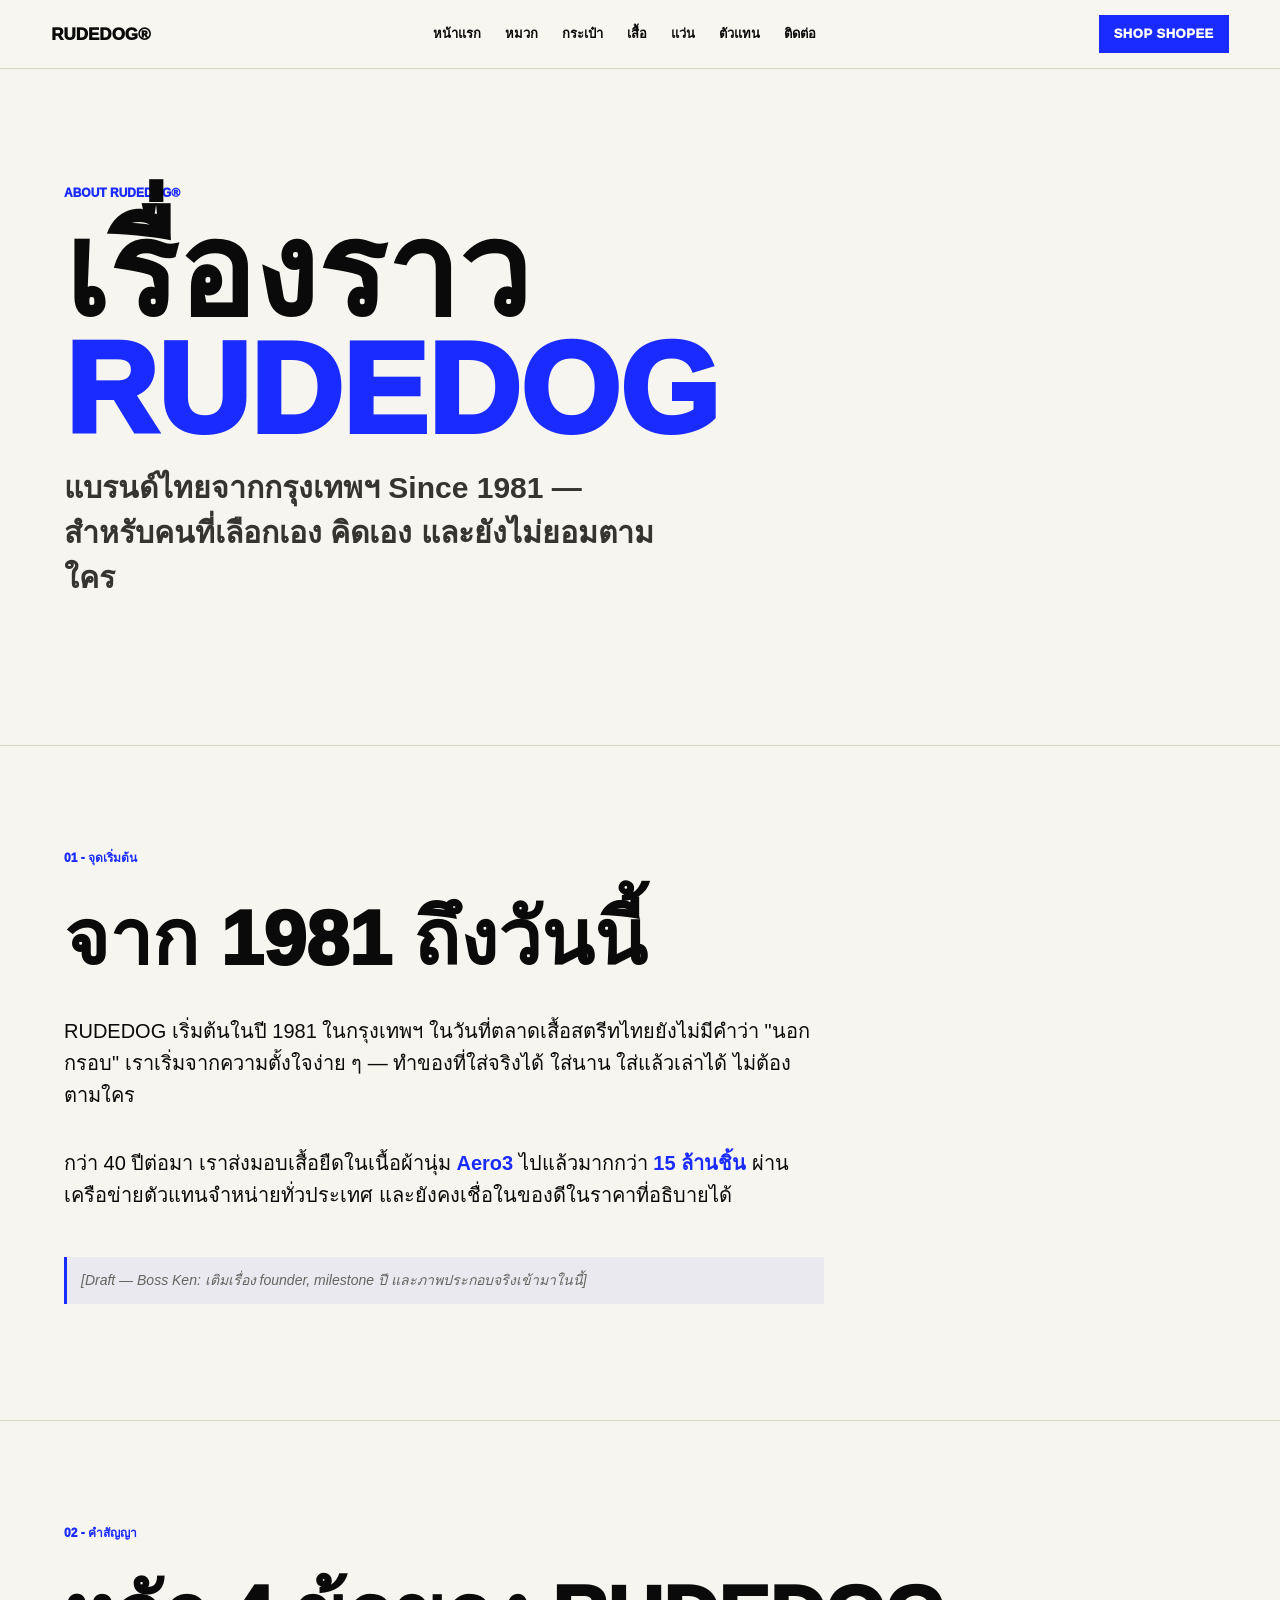
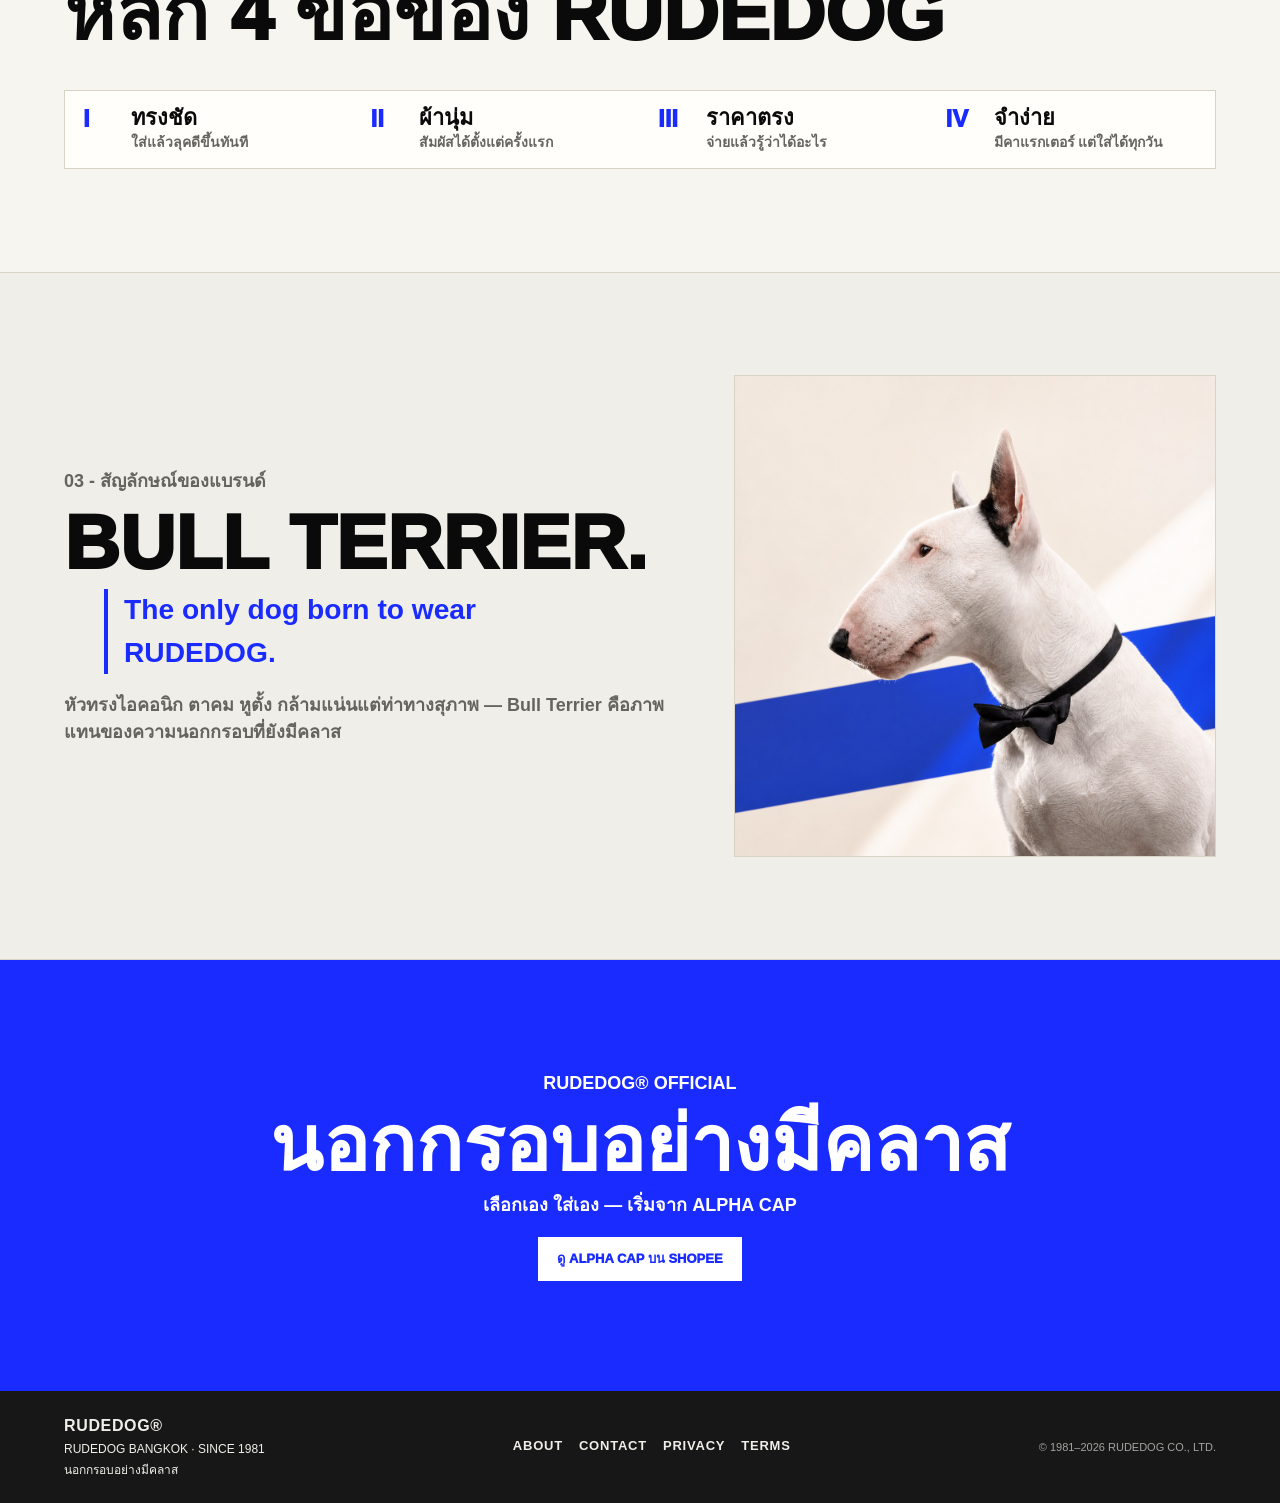
<file: about.html>
<!doctype html>
<html lang="th" xmlns:mso="urn:schemas-microsoft-com:office:office" xmlns:msdt="uuid:C2F41010-65B3-11d1-A29F-00AA00C14882">
<head>
  <meta charset="utf-8">
  <meta name="viewport" content="width=device-width, initial-scale=1">
  <title>เรื่องราว RUDEDOG ตั้งแต่ 1981 | นอกกรอบอย่างมีคลาส</title>
  <meta name="description" content="เรื่องราว RUDEDOG แบรนด์ไทยจากกรุงเทพฯ Since 1981 — จากร้านเสื้อนอกกรอบกลายเป็น Lifestyle/Apparel ที่ส่งมอบเสื้อยืดมากกว่า 15 ล้านชิ้น">
  <link rel="canonical" href="https://rudedog.co/about">
  <meta property="og:type" content="article">
  <meta property="og:title" content="เรื่องราว RUDEDOG ตั้งแต่ 1981">
  <meta property="og:description" content="แบรนด์ไทยจากกรุงเทพฯ ที่ยังเชื่อในของดี ราคาตรง และไม่ตามใคร">
  <meta property="og:image" content="https://rudedog.co/assets/images/og-rudedog-cover-1200x630.webp">
  <meta property="og:url" content="https://rudedog.co/about">
  <meta name="twitter:card" content="summary_large_image">
  <meta name="twitter:image" content="https://rudedog.co/assets/images/og-rudedog-cover-1200x630.webp">
  <!-- Meta Pixel Code -->
  <script>
  !function(f,b,e,v,n,t,s)
  {if(f.fbq)return;n=f.fbq=function(){n.callMethod?
  n.callMethod.apply(n,arguments):n.queue.push(arguments)};
  if(!f._fbq)f._fbq=n;n.push=n;n.loaded=!0;n.version='2.0';
  n.queue=[];t=b.createElement(e);t.async=!0;
  t.src=v;s=b.getElementsByTagName(e)[0];
  s.parentNode.insertBefore(t,s)}(window, document,'script',
  'https://connect.facebook.net/en_US/fbevents.js');
  fbq('init', '863556705699201');
  fbq('track', 'PageView');
  </script>
  <noscript><img height="1" width="1" style="display:none"
  src="https://www.facebook.com/tr?id=863556705699201&ev=PageView&noscript=1"
  /></noscript>
  <!-- End Meta Pixel Code -->
  <link rel="stylesheet" href="assets/css/styles.css">
  <script type="application/ld+json">
  {
    "@context": "https://schema.org",
    "@type": "AboutPage",
    "name": "เรื่องราว RUDEDOG",
    "url": "https://rudedog.co/about",
    "mainEntity": {
      "@type": "Organization",
      "name": "RUDEDOG",
      "alternateName": "RUDEDOG Bangkok",
      "foundingDate": "1981",
      "url": "https://rudedog.co/"
    }
  }
  </script>

<!--[if gte mso 9]><xml>
<mso:CustomDocumentProperties>
<mso:_dlc_DocId msdt:dt="string">WKUJWUTCZMZF-1517827325-363805</mso:_dlc_DocId>
<mso:_dlc_DocIdItemGuid msdt:dt="string">45267c1a-5ff8-4e3e-8962-625c559df23c</mso:_dlc_DocIdItemGuid>
<mso:_dlc_DocIdUrl msdt:dt="string">https://rudedogbrand.sharepoint.com/sites/DATA/_layouts/15/DocIdRedir.aspx?ID=WKUJWUTCZMZF-1517827325-363805, WKUJWUTCZMZF-1517827325-363805</mso:_dlc_DocIdUrl>
</mso:CustomDocumentProperties>
</xml><![endif]-->
</head>
<body>
  <header class="site-header" aria-label="RUDEDOG header">
    <a class="brand" href="/">RUDEDOG®</a>
    <nav id="primary-nav" aria-label="Primary">
      <a href="/">หน้าแรก</a>
      <a href="/#hats">หมวก</a>
      <a href="/#bags">กระเป๋า</a>
      <a href="/#apparel">เสื้อ</a>
      <a href="/#eyewear">แว่น</a>
      <a href="/#dealers">ตัวแทน</a>
      <a href="/#contact">ติดต่อ</a>
    </nav>
    <div class="header-actions">
      <a class="shop-link" href="https://shopee.co.th/search?keyword=RUDEDOG&utm_source=rudedog_site&utm_medium=organic&utm_campaign=about_header" target="_blank" rel="noopener">Shop Shopee</a>
      <button class="nav-toggle" type="button" aria-label="เปิดเมนู" aria-expanded="false" aria-controls="primary-nav">
        <span></span><span></span><span></span>
      </button>
    </div>
  </header>

  <main id="top">
    <section class="hero about-hero">
      <div class="hero-copy reveal">
        <p class="eyebrow">ABOUT RUDEDOG®</p>
        <h1 class="hero-title">เรื่องราว <span class="title-blue">RUDEDOG</span></h1>
        <p class="lead">แบรนด์ไทยจากกรุงเทพฯ Since 1981 — สำหรับคนที่เลือกเอง คิดเอง และยังไม่ยอมตามใคร</p>
      </div>
    </section>

    <section class="section about-section">
      <div class="section-heading reveal">
        <p class="eyebrow">01 - จุดเริ่มต้น</p>
        <h2>จาก 1981 ถึงวันนี้</h2>
      </div>
      <div class="about-grid reveal">
        <p>RUDEDOG เริ่มต้นในปี 1981 ในกรุงเทพฯ ในวันที่ตลาดเสื้อสตรีทไทยยังไม่มีคำว่า "นอกกรอบ" เราเริ่มจากความตั้งใจง่าย ๆ — ทำของที่ใส่จริงได้ ใส่นาน ใส่แล้วเล่าได้ ไม่ต้องตามใคร</p>
        <p>กว่า 40 ปีต่อมา เราส่งมอบเสื้อยืดในเนื้อผ้านุ่ม <strong>Aero3</strong> ไปแล้วมากกว่า <strong>15 ล้านชิ้น</strong> ผ่านเครือข่ายตัวแทนจำหน่ายทั่วประเทศ และยังคงเชื่อในของดีในราคาที่อธิบายได้</p>
        <p class="about-todo">[Draft — Boss Ken: เติมเรื่อง founder, milestone ปี และภาพประกอบจริงเข้ามาในนี้]</p>
      </div>
    </section>

    <section class="section about-section">
      <div class="section-heading reveal">
        <p class="eyebrow">02 - คำสัญญา</p>
        <h2>หลัก 4 ข้อของ RUDEDOG</h2>
      </div>
      <div class="pillar-grid reveal">
        <article class="pillar"><span>I</span><h3>ทรงชัด</h3><p>ใส่แล้วลุคดีขึ้นทันที</p></article>
        <article class="pillar"><span>II</span><h3>ผ้านุ่ม</h3><p>สัมผัสได้ตั้งแต่ครั้งแรก</p></article>
        <article class="pillar"><span>III</span><h3>ราคาตรง</h3><p>จ่ายแล้วรู้ว่าได้อะไร</p></article>
        <article class="pillar"><span>IV</span><h3>จำง่าย</h3><p>มีคาแรกเตอร์ แต่ใส่ได้ทุกวัน</p></article>
      </div>
    </section>

    <section class="section mascot-band">
      <div class="mascot-copy reveal">
        <p class="eyebrow">03 - สัญลักษณ์ของแบรนด์</p>
        <h2>BULL TERRIER.</h2>
        <blockquote>The only dog born to wear RUDEDOG.</blockquote>
        <p>หัวทรงไอคอนิก ตาคม หูตั้ง กล้ามแน่นแต่ท่าทางสุภาพ — Bull Terrier คือภาพแทนของความนอกกรอบที่ยังมีคลาส</p>
      </div>
      <div class="mascot-card reveal">
        <img src="assets/images/brand-mascot-dog-v2.jpg" alt="Bull Terrier สีขาวผูกโบว์ไทบนพื้นหลังเส้นน้ำเงิน สัญลักษณ์ของ RUDEDOG" width="1200" height="1200" loading="lazy" decoding="async">
      </div>
    </section>

    <section class="closing">
      <p class="eyebrow">RUDEDOG® OFFICIAL</p>
      <h2>นอกกรอบอย่างมีคลาส</h2>
      <p>เลือกเอง ใส่เอง — เริ่มจาก ALPHA CAP</p>
      <a class="button primary" href="https://s.shopee.co.th/4qCWMobiTN" target="_blank" rel="noopener">ดู ALPHA CAP บน Shopee</a>
    </section>
  </main>

  <footer class="site-footer">
    <div class="footer-brand">
      <strong>RUDEDOG®</strong>
      <span>RUDEDOG BANGKOK · Since 1981</span>
      <span>นอกกรอบอย่างมีคลาส</span>
    </div>
    <nav class="footer-links" aria-label="Footer">
      <a href="/about">About</a>
      <a href="/#contact">Contact</a>
      <a href="/privacy">Privacy</a>
      <a href="/terms">Terms</a>
    </nav>
    <span class="footer-copy">© 1981–2026 RUDEDOG CO., LTD.</span>
  </footer>

  <script src="assets/js/main.js"></script>
</body>
</html>
</file>
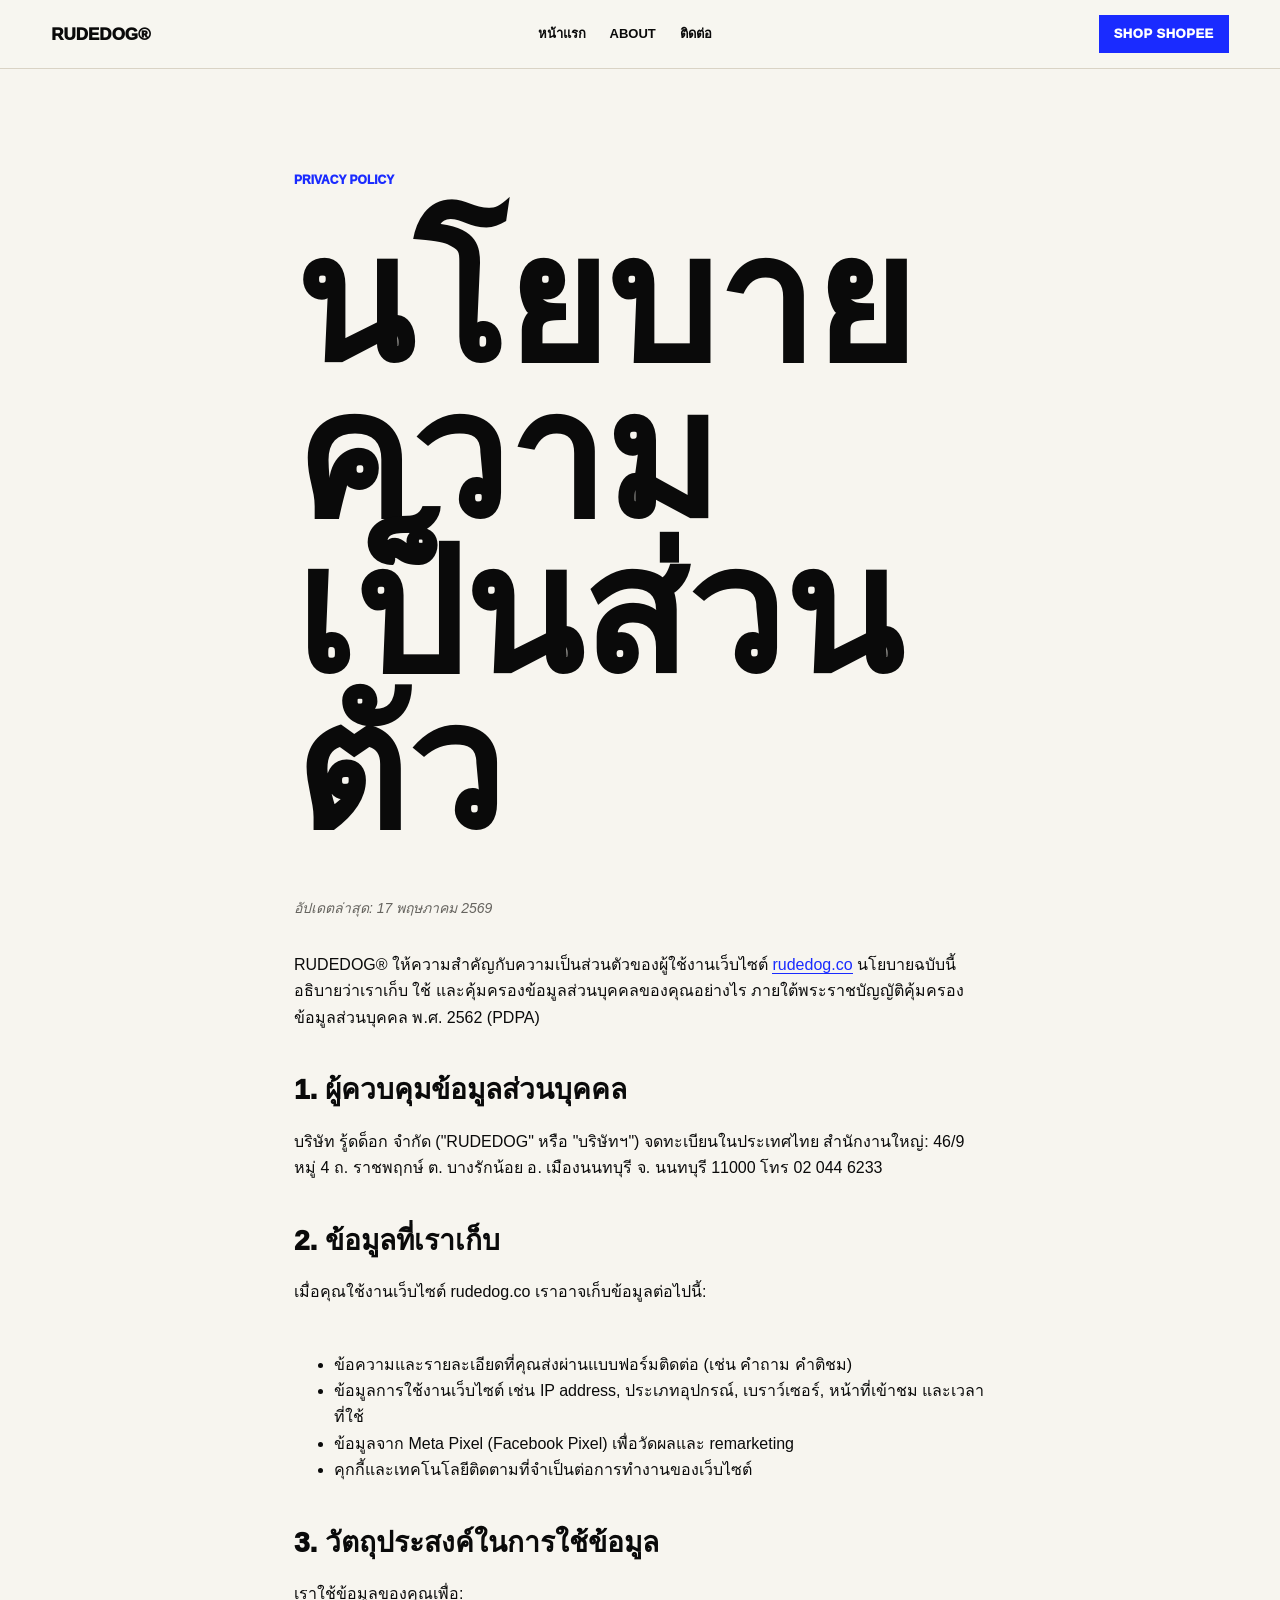
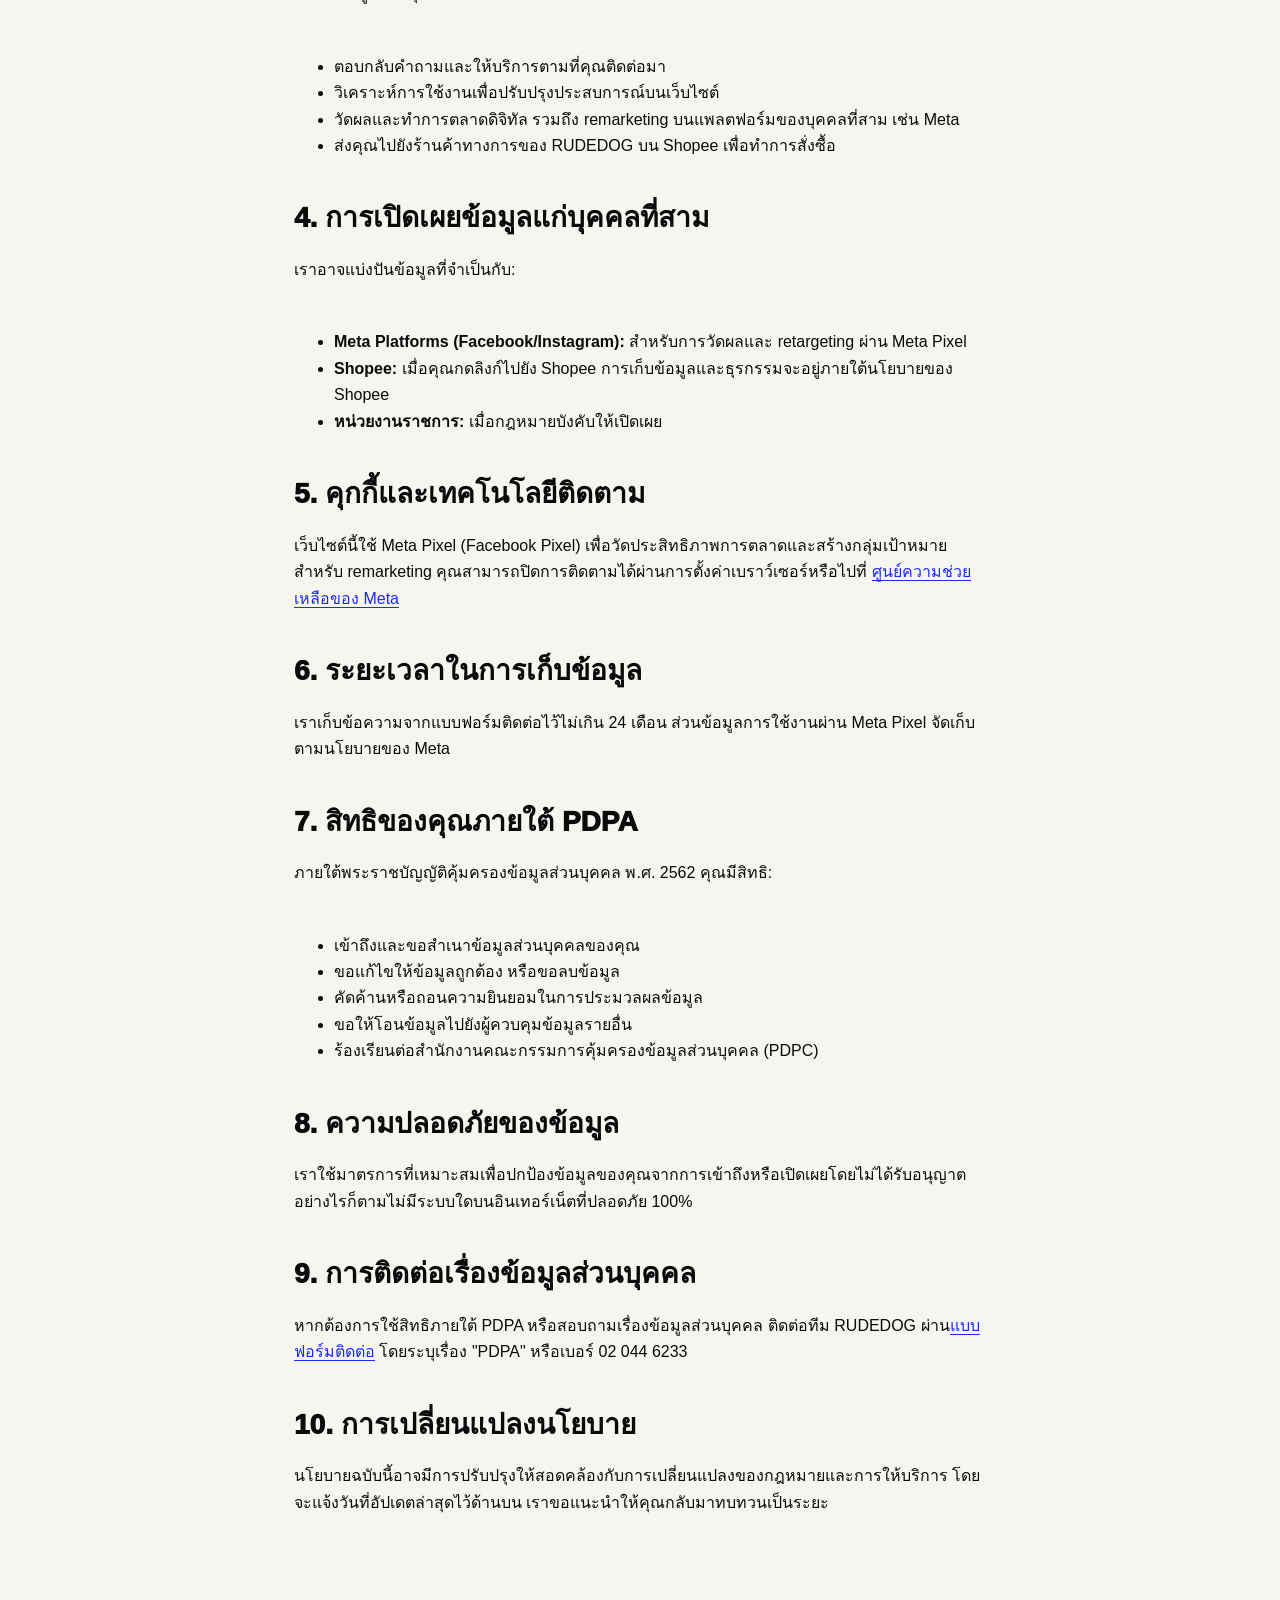
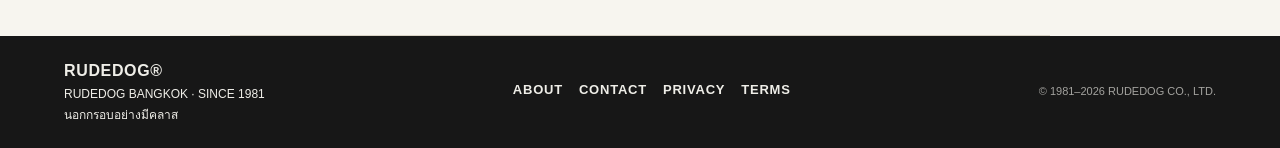
<file: privacy.html>
<!doctype html>
<html lang="th" xmlns:mso="urn:schemas-microsoft-com:office:office" xmlns:msdt="uuid:C2F41010-65B3-11d1-A29F-00AA00C14882">
<head>
  <meta charset="utf-8">
  <meta name="viewport" content="width=device-width, initial-scale=1">
  <title>นโยบายความเป็นส่วนตัว | RUDEDOG®</title>
  <meta name="description" content="นโยบายความเป็นส่วนตัวของ RUDEDOG (บริษัท รู้ดด็อก จำกัด) ว่าด้วยการเก็บ ใช้ และคุ้มครองข้อมูลส่วนบุคคล">
  <link rel="canonical" href="https://rudedog.co/privacy">
  <link rel="stylesheet" href="assets/css/styles.css">

<!--[if gte mso 9]><xml>
<mso:CustomDocumentProperties>
<mso:_dlc_DocId msdt:dt="string">WKUJWUTCZMZF-1517827325-363806</mso:_dlc_DocId>
<mso:_dlc_DocIdItemGuid msdt:dt="string">16c13b4e-00be-4fd7-a27a-31a9cb63dab6</mso:_dlc_DocIdItemGuid>
<mso:_dlc_DocIdUrl msdt:dt="string">https://rudedogbrand.sharepoint.com/sites/DATA/_layouts/15/DocIdRedir.aspx?ID=WKUJWUTCZMZF-1517827325-363806, WKUJWUTCZMZF-1517827325-363806</mso:_dlc_DocIdUrl>
</mso:CustomDocumentProperties>
</xml><![endif]-->
</head>
<body>
  <header class="site-header" aria-label="RUDEDOG header">
    <a class="brand" href="/">RUDEDOG®</a>
    <nav id="primary-nav" aria-label="Primary">
      <a href="/">หน้าแรก</a>
      <a href="/about">About</a>
      <a href="/#contact">ติดต่อ</a>
    </nav>
    <div class="header-actions">
      <a class="shop-link" href="https://shopee.co.th/search?keyword=RUDEDOG&utm_source=rudedog_site&utm_medium=organic&utm_campaign=privacy_header" target="_blank" rel="noopener">Shop Shopee</a>
      <button class="nav-toggle" type="button" aria-label="เปิดเมนู" aria-expanded="false" aria-controls="primary-nav">
        <span></span><span></span><span></span>
      </button>
    </div>
  </header>

  <main id="top">
    <section class="section legal-section">
      <div class="section-heading reveal">
        <p class="eyebrow">PRIVACY POLICY</p>
        <h1>นโยบายความเป็นส่วนตัว</h1>
      </div>
      <div class="legal-body reveal">
        <p><em>อัปเดตล่าสุด: 17 พฤษภาคม 2569</em></p>

        <p>RUDEDOG® ให้ความสำคัญกับความเป็นส่วนตัวของผู้ใช้งานเว็บไซต์ <a href="/">rudedog.co</a> นโยบายฉบับนี้อธิบายว่าเราเก็บ ใช้ และคุ้มครองข้อมูลส่วนบุคคลของคุณอย่างไร ภายใต้พระราชบัญญัติคุ้มครองข้อมูลส่วนบุคคล พ.ศ. 2562 (PDPA)</p>

        <h2>1. ผู้ควบคุมข้อมูลส่วนบุคคล</h2>
        <p>บริษัท รู้ดด็อก จำกัด ("RUDEDOG" หรือ "บริษัทฯ") จดทะเบียนในประเทศไทย สำนักงานใหญ่: 46/9 หมู่ 4 ถ. ราชพฤกษ์ ต. บางรักน้อย อ. เมืองนนทบุรี จ. นนทบุรี 11000 โทร 02 044 6233</p>

        <h2>2. ข้อมูลที่เราเก็บ</h2>
        <p>เมื่อคุณใช้งานเว็บไซต์ rudedog.co เราอาจเก็บข้อมูลต่อไปนี้:</p>
        <ul>
          <li>ข้อความและรายละเอียดที่คุณส่งผ่านแบบฟอร์มติดต่อ (เช่น คำถาม คำติชม)</li>
          <li>ข้อมูลการใช้งานเว็บไซต์ เช่น IP address, ประเภทอุปกรณ์, เบราว์เซอร์, หน้าที่เข้าชม และเวลาที่ใช้</li>
          <li>ข้อมูลจาก Meta Pixel (Facebook Pixel) เพื่อวัดผลและ remarketing</li>
          <li>คุกกี้และเทคโนโลยีติดตามที่จำเป็นต่อการทำงานของเว็บไซต์</li>
        </ul>

        <h2>3. วัตถุประสงค์ในการใช้ข้อมูล</h2>
        <p>เราใช้ข้อมูลของคุณเพื่อ:</p>
        <ul>
          <li>ตอบกลับคำถามและให้บริการตามที่คุณติดต่อมา</li>
          <li>วิเคราะห์การใช้งานเพื่อปรับปรุงประสบการณ์บนเว็บไซต์</li>
          <li>วัดผลและทำการตลาดดิจิทัล รวมถึง remarketing บนแพลตฟอร์มของบุคคลที่สาม เช่น Meta</li>
          <li>ส่งคุณไปยังร้านค้าทางการของ RUDEDOG บน Shopee เพื่อทำการสั่งซื้อ</li>
        </ul>

        <h2>4. การเปิดเผยข้อมูลแก่บุคคลที่สาม</h2>
        <p>เราอาจแบ่งปันข้อมูลที่จำเป็นกับ:</p>
        <ul>
          <li><strong>Meta Platforms (Facebook/Instagram):</strong> สำหรับการวัดผลและ retargeting ผ่าน Meta Pixel</li>
          <li><strong>Shopee:</strong> เมื่อคุณกดลิงก์ไปยัง Shopee การเก็บข้อมูลและธุรกรรมจะอยู่ภายใต้นโยบายของ Shopee</li>
          <li><strong>หน่วยงานราชการ:</strong> เมื่อกฎหมายบังคับให้เปิดเผย</li>
        </ul>

        <h2>5. คุกกี้และเทคโนโลยีติดตาม</h2>
        <p>เว็บไซต์นี้ใช้ Meta Pixel (Facebook Pixel) เพื่อวัดประสิทธิภาพการตลาดและสร้างกลุ่มเป้าหมายสำหรับ remarketing คุณสามารถปิดการติดตามได้ผ่านการตั้งค่าเบราว์เซอร์หรือไปที่ <a href="https://www.facebook.com/help/568137493302217" target="_blank" rel="noopener">ศูนย์ความช่วยเหลือของ Meta</a></p>

        <h2>6. ระยะเวลาในการเก็บข้อมูล</h2>
        <p>เราเก็บข้อความจากแบบฟอร์มติดต่อไว้ไม่เกิน 24 เดือน ส่วนข้อมูลการใช้งานผ่าน Meta Pixel จัดเก็บตามนโยบายของ Meta</p>

        <h2>7. สิทธิของคุณภายใต้ PDPA</h2>
        <p>ภายใต้พระราชบัญญัติคุ้มครองข้อมูลส่วนบุคคล พ.ศ. 2562 คุณมีสิทธิ:</p>
        <ul>
          <li>เข้าถึงและขอสำเนาข้อมูลส่วนบุคคลของคุณ</li>
          <li>ขอแก้ไขให้ข้อมูลถูกต้อง หรือขอลบข้อมูล</li>
          <li>คัดค้านหรือถอนความยินยอมในการประมวลผลข้อมูล</li>
          <li>ขอให้โอนข้อมูลไปยังผู้ควบคุมข้อมูลรายอื่น</li>
          <li>ร้องเรียนต่อสำนักงานคณะกรรมการคุ้มครองข้อมูลส่วนบุคคล (PDPC)</li>
        </ul>

        <h2>8. ความปลอดภัยของข้อมูล</h2>
        <p>เราใช้มาตรการที่เหมาะสมเพื่อปกป้องข้อมูลของคุณจากการเข้าถึงหรือเปิดเผยโดยไม่ได้รับอนุญาต อย่างไรก็ตามไม่มีระบบใดบนอินเทอร์เน็ตที่ปลอดภัย 100%</p>

        <h2>9. การติดต่อเรื่องข้อมูลส่วนบุคคล</h2>
        <p>หากต้องการใช้สิทธิภายใต้ PDPA หรือสอบถามเรื่องข้อมูลส่วนบุคคล ติดต่อทีม RUDEDOG ผ่าน<a href="/#contact">แบบฟอร์มติดต่อ</a> โดยระบุเรื่อง "PDPA" หรือเบอร์ 02 044 6233</p>

        <h2>10. การเปลี่ยนแปลงนโยบาย</h2>
        <p>นโยบายฉบับนี้อาจมีการปรับปรุงให้สอดคล้องกับการเปลี่ยนแปลงของกฎหมายและการให้บริการ โดยจะแจ้งวันที่อัปเดตล่าสุดไว้ด้านบน เราขอแนะนำให้คุณกลับมาทบทวนเป็นระยะ</p>
      </div>
    </section>
  </main>

  <footer class="site-footer">
    <div class="footer-brand">
      <strong>RUDEDOG®</strong>
      <span>RUDEDOG BANGKOK · Since 1981</span>
      <span>นอกกรอบอย่างมีคลาส</span>
    </div>
    <nav class="footer-links" aria-label="Footer">
      <a href="/about">About</a>
      <a href="/#contact">Contact</a>
      <a href="/privacy">Privacy</a>
      <a href="/terms">Terms</a>
    </nav>
    <span class="footer-copy">© 1981–2026 RUDEDOG CO., LTD.</span>
  </footer>
</body>
</html>
</file>
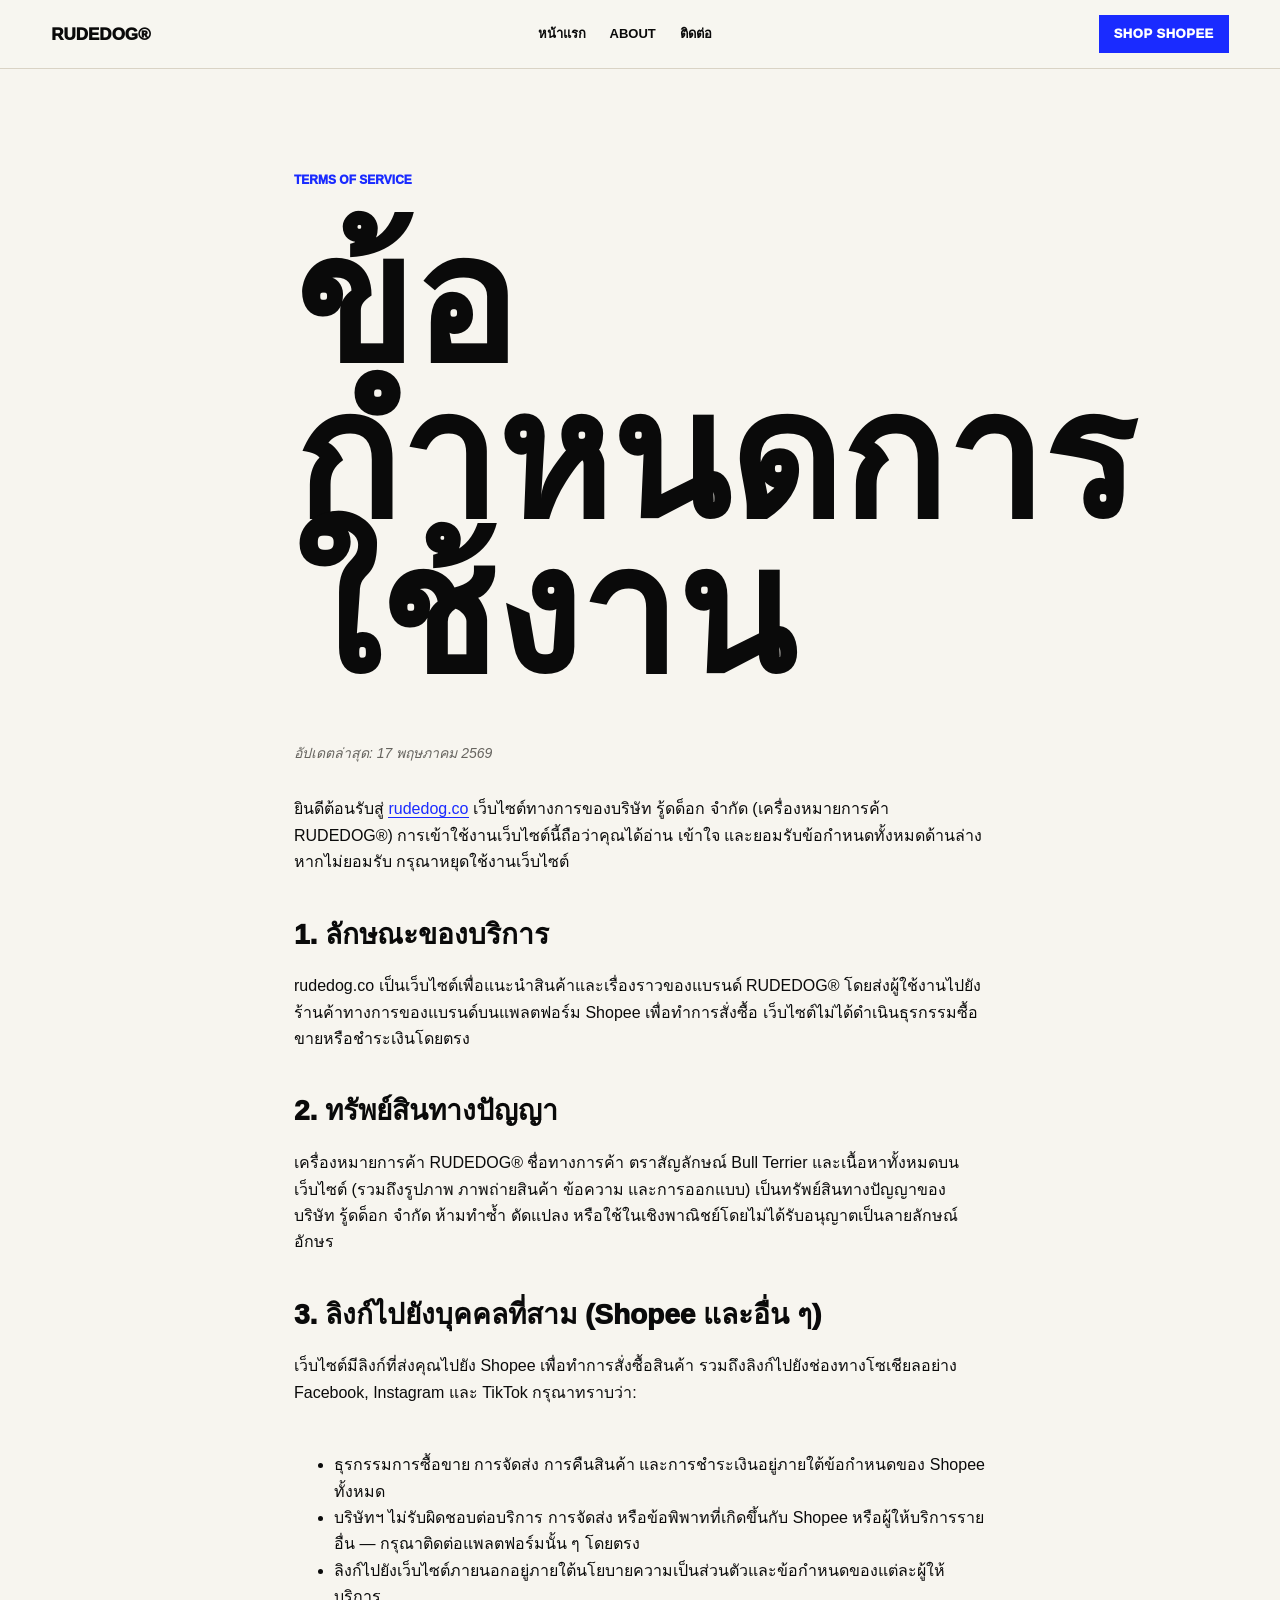
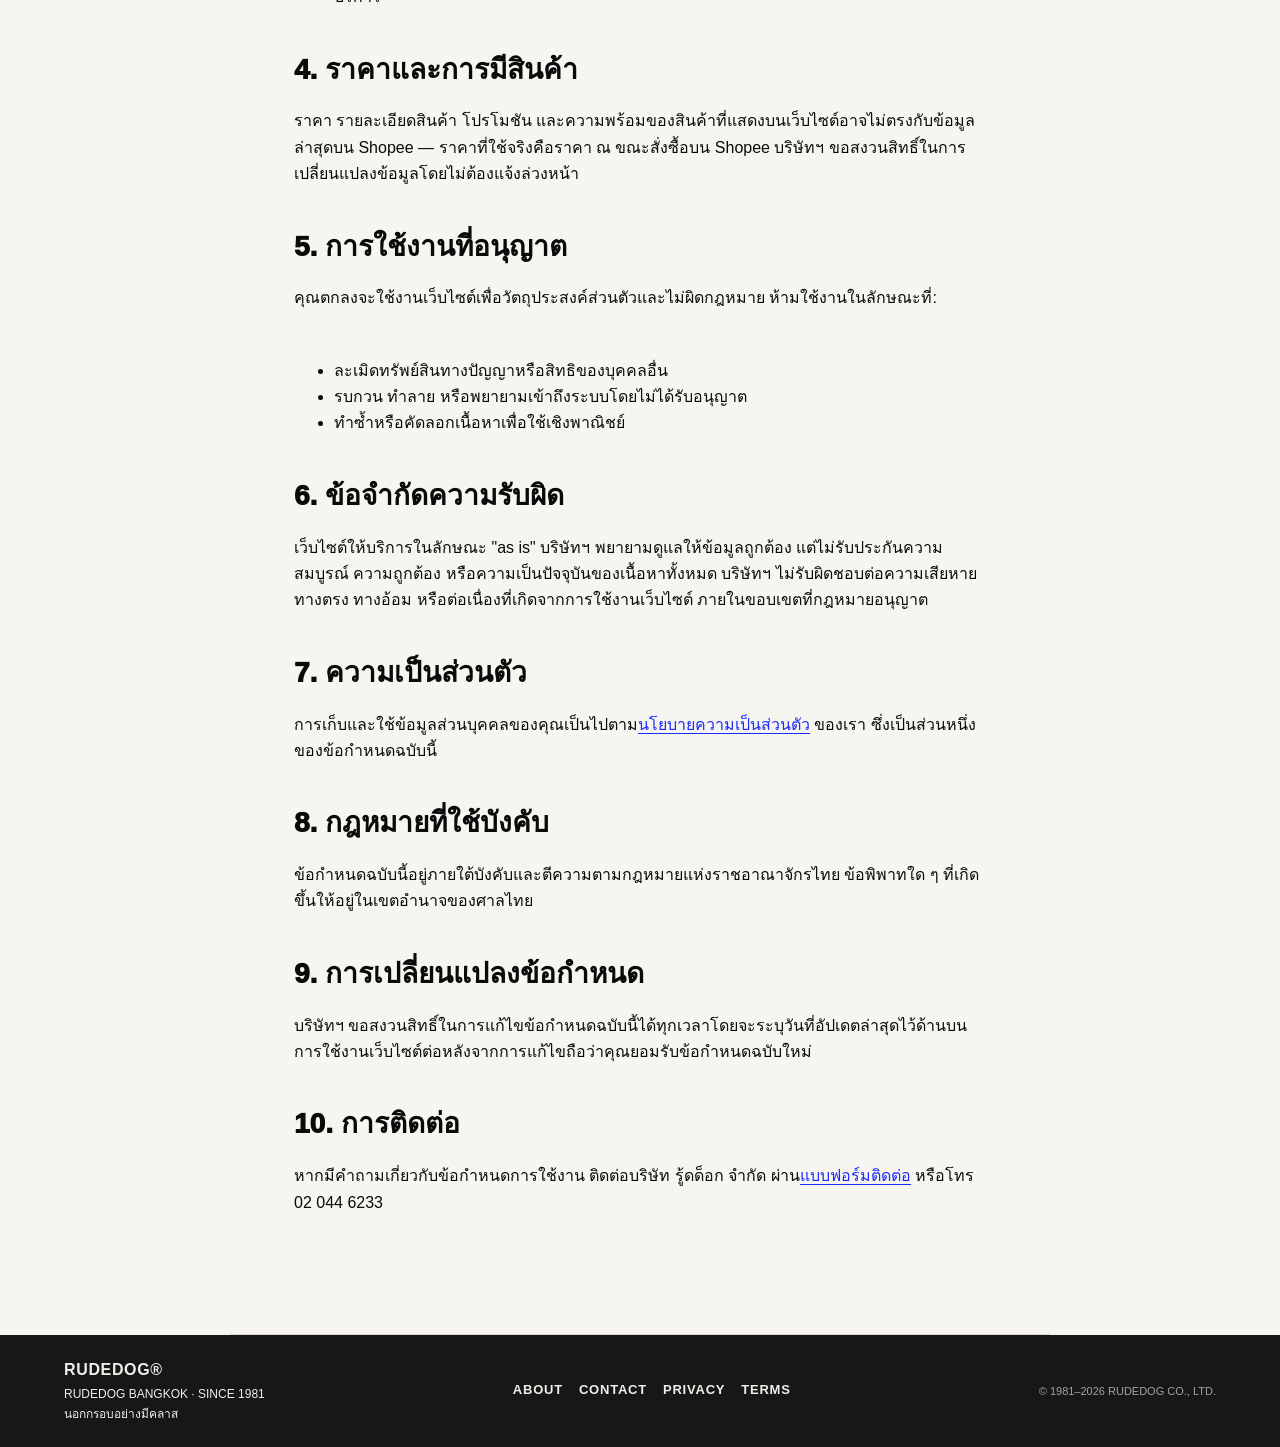
<file: terms.html>
<!doctype html>
<html lang="th" xmlns:mso="urn:schemas-microsoft-com:office:office" xmlns:msdt="uuid:C2F41010-65B3-11d1-A29F-00AA00C14882">
<head>
  <meta charset="utf-8">
  <meta name="viewport" content="width=device-width, initial-scale=1">
  <title>ข้อกำหนดการใช้งาน | RUDEDOG®</title>
  <meta name="description" content="ข้อกำหนดการใช้งานเว็บไซต์ RUDEDOG (บริษัท รู้ดด็อก จำกัด) และความรับผิดเกี่ยวกับเนื้อหา ลิงก์ไปยัง Shopee">
  <link rel="canonical" href="https://rudedog.co/terms">
  <link rel="stylesheet" href="assets/css/styles.css">

<!--[if gte mso 9]><xml>
<mso:CustomDocumentProperties>
<mso:_dlc_DocId msdt:dt="string">WKUJWUTCZMZF-1517827325-363807</mso:_dlc_DocId>
<mso:_dlc_DocIdItemGuid msdt:dt="string">dcdee977-3b50-4fa7-8a0f-8690f3937657</mso:_dlc_DocIdItemGuid>
<mso:_dlc_DocIdUrl msdt:dt="string">https://rudedogbrand.sharepoint.com/sites/DATA/_layouts/15/DocIdRedir.aspx?ID=WKUJWUTCZMZF-1517827325-363807, WKUJWUTCZMZF-1517827325-363807</mso:_dlc_DocIdUrl>
</mso:CustomDocumentProperties>
</xml><![endif]-->
</head>
<body>
  <header class="site-header" aria-label="RUDEDOG header">
    <a class="brand" href="/">RUDEDOG®</a>
    <nav id="primary-nav" aria-label="Primary">
      <a href="/">หน้าแรก</a>
      <a href="/about">About</a>
      <a href="/#contact">ติดต่อ</a>
    </nav>
    <div class="header-actions">
      <a class="shop-link" href="https://shopee.co.th/search?keyword=RUDEDOG&utm_source=rudedog_site&utm_medium=organic&utm_campaign=terms_header" target="_blank" rel="noopener">Shop Shopee</a>
      <button class="nav-toggle" type="button" aria-label="เปิดเมนู" aria-expanded="false" aria-controls="primary-nav">
        <span></span><span></span><span></span>
      </button>
    </div>
  </header>

  <main id="top">
    <section class="section legal-section">
      <div class="section-heading reveal">
        <p class="eyebrow">TERMS OF SERVICE</p>
        <h1>ข้อกำหนดการใช้งาน</h1>
      </div>
      <div class="legal-body reveal">
        <p><em>อัปเดตล่าสุด: 17 พฤษภาคม 2569</em></p>

        <p>ยินดีต้อนรับสู่ <a href="/">rudedog.co</a> เว็บไซต์ทางการของบริษัท รู้ดด็อก จำกัด (เครื่องหมายการค้า RUDEDOG®) การเข้าใช้งานเว็บไซต์นี้ถือว่าคุณได้อ่าน เข้าใจ และยอมรับข้อกำหนดทั้งหมดด้านล่าง หากไม่ยอมรับ กรุณาหยุดใช้งานเว็บไซต์</p>

        <h2>1. ลักษณะของบริการ</h2>
        <p>rudedog.co เป็นเว็บไซต์เพื่อแนะนำสินค้าและเรื่องราวของแบรนด์ RUDEDOG® โดยส่งผู้ใช้งานไปยังร้านค้าทางการของแบรนด์บนแพลตฟอร์ม Shopee เพื่อทำการสั่งซื้อ เว็บไซต์ไม่ได้ดำเนินธุรกรรมซื้อขายหรือชำระเงินโดยตรง</p>

        <h2>2. ทรัพย์สินทางปัญญา</h2>
        <p>เครื่องหมายการค้า RUDEDOG® ชื่อทางการค้า ตราสัญลักษณ์ Bull Terrier และเนื้อหาทั้งหมดบนเว็บไซต์ (รวมถึงรูปภาพ ภาพถ่ายสินค้า ข้อความ และการออกแบบ) เป็นทรัพย์สินทางปัญญาของบริษัท รู้ดด็อก จำกัด ห้ามทำซ้ำ ดัดแปลง หรือใช้ในเชิงพาณิชย์โดยไม่ได้รับอนุญาตเป็นลายลักษณ์อักษร</p>

        <h2>3. ลิงก์ไปยังบุคคลที่สาม (Shopee และอื่น ๆ)</h2>
        <p>เว็บไซต์มีลิงก์ที่ส่งคุณไปยัง Shopee เพื่อทำการสั่งซื้อสินค้า รวมถึงลิงก์ไปยังช่องทางโซเชียลอย่าง Facebook, Instagram และ TikTok กรุณาทราบว่า:</p>
        <ul>
          <li>ธุรกรรมการซื้อขาย การจัดส่ง การคืนสินค้า และการชำระเงินอยู่ภายใต้ข้อกำหนดของ Shopee ทั้งหมด</li>
          <li>บริษัทฯ ไม่รับผิดชอบต่อบริการ การจัดส่ง หรือข้อพิพาทที่เกิดขึ้นกับ Shopee หรือผู้ให้บริการรายอื่น — กรุณาติดต่อแพลตฟอร์มนั้น ๆ โดยตรง</li>
          <li>ลิงก์ไปยังเว็บไซต์ภายนอกอยู่ภายใต้นโยบายความเป็นส่วนตัวและข้อกำหนดของแต่ละผู้ให้บริการ</li>
        </ul>

        <h2>4. ราคาและการมีสินค้า</h2>
        <p>ราคา รายละเอียดสินค้า โปรโมชัน และความพร้อมของสินค้าที่แสดงบนเว็บไซต์อาจไม่ตรงกับข้อมูลล่าสุดบน Shopee — ราคาที่ใช้จริงคือราคา ณ ขณะสั่งซื้อบน Shopee บริษัทฯ ขอสงวนสิทธิ์ในการเปลี่ยนแปลงข้อมูลโดยไม่ต้องแจ้งล่วงหน้า</p>

        <h2>5. การใช้งานที่อนุญาต</h2>
        <p>คุณตกลงจะใช้งานเว็บไซต์เพื่อวัตถุประสงค์ส่วนตัวและไม่ผิดกฎหมาย ห้ามใช้งานในลักษณะที่:</p>
        <ul>
          <li>ละเมิดทรัพย์สินทางปัญญาหรือสิทธิของบุคคลอื่น</li>
          <li>รบกวน ทำลาย หรือพยายามเข้าถึงระบบโดยไม่ได้รับอนุญาต</li>
          <li>ทำซ้ำหรือคัดลอกเนื้อหาเพื่อใช้เชิงพาณิชย์</li>
        </ul>

        <h2>6. ข้อจำกัดความรับผิด</h2>
        <p>เว็บไซต์ให้บริการในลักษณะ "as is" บริษัทฯ พยายามดูแลให้ข้อมูลถูกต้อง แต่ไม่รับประกันความสมบูรณ์ ความถูกต้อง หรือความเป็นปัจจุบันของเนื้อหาทั้งหมด บริษัทฯ ไม่รับผิดชอบต่อความเสียหายทางตรง ทางอ้อม หรือต่อเนื่องที่เกิดจากการใช้งานเว็บไซต์ ภายในขอบเขตที่กฎหมายอนุญาต</p>

        <h2>7. ความเป็นส่วนตัว</h2>
        <p>การเก็บและใช้ข้อมูลส่วนบุคคลของคุณเป็นไปตาม<a href="/privacy">นโยบายความเป็นส่วนตัว</a> ของเรา ซึ่งเป็นส่วนหนึ่งของข้อกำหนดฉบับนี้</p>

        <h2>8. กฎหมายที่ใช้บังคับ</h2>
        <p>ข้อกำหนดฉบับนี้อยู่ภายใต้บังคับและตีความตามกฎหมายแห่งราชอาณาจักรไทย ข้อพิพาทใด ๆ ที่เกิดขึ้นให้อยู่ในเขตอำนาจของศาลไทย</p>

        <h2>9. การเปลี่ยนแปลงข้อกำหนด</h2>
        <p>บริษัทฯ ขอสงวนสิทธิ์ในการแก้ไขข้อกำหนดฉบับนี้ได้ทุกเวลาโดยจะระบุวันที่อัปเดตล่าสุดไว้ด้านบน การใช้งานเว็บไซต์ต่อหลังจากการแก้ไขถือว่าคุณยอมรับข้อกำหนดฉบับใหม่</p>

        <h2>10. การติดต่อ</h2>
        <p>หากมีคำถามเกี่ยวกับข้อกำหนดการใช้งาน ติดต่อบริษัท รู้ดด็อก จำกัด ผ่าน<a href="/#contact">แบบฟอร์มติดต่อ</a> หรือโทร 02 044 6233</p>
      </div>
    </section>
  </main>

  <footer class="site-footer">
    <div class="footer-brand">
      <strong>RUDEDOG®</strong>
      <span>RUDEDOG BANGKOK · Since 1981</span>
      <span>นอกกรอบอย่างมีคลาส</span>
    </div>
    <nav class="footer-links" aria-label="Footer">
      <a href="/about">About</a>
      <a href="/#contact">Contact</a>
      <a href="/privacy">Privacy</a>
      <a href="/terms">Terms</a>
    </nav>
    <span class="footer-copy">© 1981–2026 RUDEDOG CO., LTD.</span>
  </footer>
</body>
</html>
</file>
<file: assets/css/styles.css>
:root {
  --ink: #0a0a0a;
  --muted: #66645f;
  --paper: #f7f5ef;
  --soft: #ebe8dd;
  --line: #d9d3c5;
  --blue: #1a2bff;
  --white: #fffefa;
}

* { box-sizing: border-box; }

.visually-hidden {
  position: absolute;
  width: 1px;
  height: 1px;
  padding: 0;
  margin: -1px;
  overflow: hidden;
  clip: rect(0, 0, 0, 0);
  white-space: nowrap;
  border: 0;
}

html {
  scroll-behavior: smooth;
}

body {
  margin: 0;
  font-family: Inter, Arial, Helvetica, sans-serif;
  color: var(--ink);
  background: var(--paper);
  line-height: 1.5;
  overflow-x: hidden;
}

a {
  color: inherit;
  text-decoration: none;
}

img {
  display: block;
  max-width: 100%;
  height: auto;
}

img[loading="lazy"] {
  background:
    linear-gradient(110deg, #f4f2eb 8%, #fffefa 18%, #f4f2eb 33%);
  background-size: 220% 100%;
  animation: image-placeholder 1.6s linear infinite;
}

.site-header {
  position: sticky;
  top: 0;
  z-index: 10;
  display: flex;
  align-items: center;
  justify-content: space-between;
  gap: 20px;
  padding: 14px clamp(18px, 4vw, 54px);
  background: color-mix(in srgb, var(--paper) 94%, white);
  border-bottom: 1px solid var(--line);
  backdrop-filter: blur(14px);
  transition: transform .28s ease, box-shadow .28s ease;
  will-change: transform;
}

.site-header.is-hidden {
  transform: translateY(-100%);
}

.site-header.is-pinned {
  box-shadow: 0 6px 20px rgba(0, 0, 0, .06);
}

.header-actions {
  display: flex;
  align-items: center;
  gap: 10px;
}

.nav-toggle {
  display: none;
  width: 40px;
  height: 40px;
  padding: 8px;
  background: transparent;
  border: 1px solid var(--line);
  border-radius: 6px;
  cursor: pointer;
}

.nav-toggle span {
  display: block;
  width: 22px;
  height: 2px;
  margin: 4px auto;
  background: var(--ink);
  transition: transform .25s ease, opacity .2s ease;
}

.nav-toggle[aria-expanded="true"] span:nth-child(1) {
  transform: translateY(6px) rotate(45deg);
}

.nav-toggle[aria-expanded="true"] span:nth-child(2) {
  opacity: 0;
}

.nav-toggle[aria-expanded="true"] span:nth-child(3) {
  transform: translateY(-6px) rotate(-45deg);
}

body.nav-open {
  overflow: hidden;
}

.brand {
  display: inline-flex;
  align-items: center;
  min-height: 40px;
  font-size: 17px;
  font-weight: 950;
  letter-spacing: 0;
  line-height: 1;
}

nav {
  display: flex;
  align-items: center;
  gap: clamp(10px, 2vw, 24px);
  font-size: 13px;
  font-weight: 850;
  text-transform: uppercase;
}

.eyebrow,
.tag {
  color: var(--blue);
}

.shop-link {
  display: inline-flex;
  align-items: center;
  padding: 8px 14px;
  font-size: 13px;
  font-weight: 950;
  letter-spacing: 0.04em;
  text-transform: uppercase;
  color: white;
  background: var(--blue);
  border: 1px solid var(--blue);
  transition: transform .2s ease, background .2s ease;
}

.shop-link:hover {
  transform: translateY(-1px);
  background: var(--ink);
  border-color: var(--ink);
}

.hero {
  min-height: calc(100svh - 58px);
  display: grid;
  grid-template-columns: minmax(0, .95fr) minmax(320px, 0.78fr);
  gap: clamp(28px, 5vw, 74px);
  align-items: center;
  padding: clamp(34px, 5vw, 74px) clamp(18px, 5vw, 70px) 42px;
  border-bottom: 1px solid var(--line);
}

.hero-meta {
  display: flex;
  flex-wrap: wrap;
  gap: 10px 22px;
  margin-bottom: clamp(26px, 8vh, 82px);
  color: var(--muted);
  font-size: 12px;
  font-weight: 850;
  text-transform: uppercase;
}

.eyebrow {
  margin: 0 0 12px;
  font-size: 12px;
  font-weight: 950;
  letter-spacing: 0;
  text-transform: uppercase;
}

h1,
h2,
h3,
p,
blockquote {
  margin-top: 0;
}

h1 {
  margin-bottom: 18px;
  max-width: 100%;
  font-size: clamp(76px, 13.5vw, 194px);
  line-height: 0.9;
  letter-spacing: 0;
  font-weight: 1000;
  text-transform: uppercase;
}

.hero-title {
  display: flex;
  flex-wrap: wrap;
  gap: .02em;
  align-items: baseline;
  text-transform: none;
}

.hero-title .title-blue {
  color: var(--blue);
}

.hero-title--stacked {
  --hero-title-top-size: clamp(90px, 10.6vw, 152px);
  --hero-title-bottom-size: clamp(126px, 14.4vw, 216px);
  display: inline-grid;
  width: max-content;
  max-width: 100%;
  gap: 0;
  align-items: center;
  justify-items: center;
  font-family: "Bai Jamjuree", "Noto Sans Thai", Inter, Arial, sans-serif;
  font-weight: 700;
  line-height: .78;
  letter-spacing: 0;
  -webkit-text-stroke: .01em currentColor;
  text-rendering: geometricPrecision;
}

.hero-title-line {
  display: block;
  width: max-content;
  max-width: 100%;
  white-space: nowrap;
  transform-origin: left center;
}

.hero-title-top {
  color: var(--ink);
  font-size: var(--hero-title-top-size);
}

.hero-title-bottom {
  color: var(--blue);
  font-size: var(--hero-title-bottom-size);
  margin-top: clamp(-9px, -.55vw, -4px);
}

h2 {
  margin-bottom: 12px;
  font-size: clamp(34px, 6vw, 82px);
  line-height: 0.92;
  letter-spacing: 0;
  font-weight: 1000;
  text-transform: uppercase;
}

h3 {
  margin-bottom: 8px;
  font-size: 22px;
  line-height: 1;
  font-weight: 950;
  text-transform: uppercase;
}

.lead {
  max-width: 650px;
  color: #363431;
  font-size: clamp(20px, 2.4vw, 30px);
  font-weight: 760;
}

.hero-actions {
  display: flex;
  flex-wrap: wrap;
  gap: 10px;
  margin-top: 26px;
}

.button {
  position: relative;
  display: inline-flex;
  align-items: center;
  justify-content: center;
  min-height: 44px;
  padding: 0 18px;
  border: 1px solid var(--ink);
  font-size: 13px;
  font-weight: 950;
  text-transform: uppercase;
  transition: transform .2s ease, background .2s ease, color .2s ease;
}

.button:hover {
  transform: translateY(-2px);
}

.button.primary {
  color: white;
  background: var(--blue);
  border-color: var(--blue);
}

.button.ghost {
  background: var(--white);
}

.promo-drop-button span {
  color: #f01818;
}

.deal-pop {
  position: relative;
  overflow: visible;
}

.deal-pop::after {
  content: attr(data-deal);
  position: absolute;
  top: -14px;
  right: -13px;
  z-index: 2;
  display: grid;
  width: 36px;
  height: 36px;
  place-items: center;
  color: white;
  background: #f01818;
  border: 2px solid var(--white);
  border-radius: 999px;
  box-shadow: 0 8px 18px rgba(240, 24, 24, .28);
  font-size: 10px;
  font-weight: 1000;
  line-height: 1;
  pointer-events: none;
  transform: rotate(7deg);
  animation: deal-float 2.8s ease-in-out infinite;
}

.deal-pop-b::after {
  top: -12px;
  right: auto;
  left: -12px;
  transform: rotate(-8deg);
  animation-duration: 3.2s;
  animation-delay: .25s;
}

.deal-pop-c::after {
  top: -16px;
  right: -7px;
  transform: rotate(11deg);
  animation-duration: 3.6s;
  animation-delay: .45s;
}

.trust-proof {
  position: relative;
  max-width: 900px;
  margin: clamp(28px, 5vw, 54px) 0 0;
  display: grid;
  grid-template-columns: repeat(3, minmax(0, 1fr));
  gap: 12px;
}

.hero > .trust-proof {
  grid-column: 1 / -1;
  width: min(900px, 100%);
  margin: clamp(6px, 1.3vw, 14px) auto 0;
}

.trust-proof.trust-proof--compact div,
.trust-proof.trust-proof--compact a {
  min-height: 76px;
  padding: 12px 18px;
  gap: 3px;
}

.trust-proof.trust-proof--compact strong {
  font-size: clamp(30px, 2.55vw, 42px);
  line-height: .86;
}

.trust-proof .proof-card--wide-number strong {
  font-size: clamp(28px, 2.35vw, 38px);
}

.trust-proof.trust-proof--compact .proof-label {
  font-size: clamp(15px, 1.35vw, 20px);
}

.trust-proof.trust-proof--compact .proof-note {
  font-size: clamp(13px, 1.1vw, 17px);
}

.trust-proof div,
.trust-proof a {
  display: grid;
  align-content: center;
  gap: 7px;
  min-height: 118px;
  padding: 18px 22px;
  background: color-mix(in srgb, var(--white) 96%, white);
  border: 1px solid color-mix(in srgb, var(--line) 78%, white);
  border-radius: 8px;
  box-shadow: 0 10px 26px rgba(10, 10, 10, .06);
}

.trust-proof strong {
  margin: 0;
  color: var(--blue);
  font-size: clamp(32px, 3vw, 48px);
  font-weight: 1000;
  line-height: .88;
  letter-spacing: 0;
}

.trust-proof span {
  display: block;
}

.trust-proof a {
  transition: color .18s ease, transform .18s ease, box-shadow .18s ease;
}

.trust-proof a:hover {
  color: var(--blue);
  transform: translateY(-2px);
  box-shadow: 0 16px 34px rgba(10, 10, 10, .09);
}

.proof-label {
  color: var(--ink);
  font-size: clamp(17px, 1.8vw, 24px);
  font-weight: 950;
  line-height: 1.05;
}

.proof-note {
  color: #55514c;
  font-size: clamp(15px, 1.45vw, 20px);
  font-weight: 900;
  line-height: 1.08;
}

.hero-visual {
  position: relative;
  align-self: stretch;
  min-height: 560px;
  overflow: hidden;
  background: white;
  border: 1px solid var(--line);
}

.hero-visual img,
.hero-visual .image-link {
  width: 100%;
  height: 100%;
}

.image-link {
  display: block;
}

.hero-visual img {
  object-fit: cover;
  object-position: center top;
}

.hero-product > .image-link > img {
  object-fit: contain;
  padding: clamp(18px, 3vw, 44px);
}

.alpha-swatches {
  position: absolute;
  left: 14px;
  bottom: 14px;
  display: grid;
  grid-template-columns: repeat(3, 70px);
  gap: 8px;
}

.alpha-swatches img {
  width: 70px;
  height: 70px;
  object-fit: cover;
  background: white;
  border: 1px solid var(--line);
  box-shadow: 0 8px 20px rgba(10, 10, 10, .08);
  animation: bob 3.2s ease-in-out infinite;
}

.alpha-swatches img:nth-child(2) { animation-delay: .25s; }
.alpha-swatches img:nth-child(3) { animation-delay: .5s; }

.hero-note {
  position: absolute;
  right: 14px;
  bottom: 14px;
  display: grid;
  gap: 2px;
  padding: 12px 14px;
  color: var(--ink);
  background: var(--white);
  border: 1px solid var(--line);
  font-size: 12px;
  text-transform: uppercase;
}

.ticker {
  display: flex;
  overflow: hidden;
  position: relative;
  z-index: 2;
  margin: -6px 0 6px;
  padding: calc(11px * .95) 0;
  color: white;
  background: var(--blue);
  box-shadow: 0 18px 42px rgba(26, 43, 255, .12);
  transform: rotate(-1.15deg);
  transform-origin: center;
}

.ticker-track {
  display: flex;
  width: max-content;
  gap: clamp(28px, 5vw, 76px);
  align-items: center;
  white-space: nowrap;
  animation: marquee-left 23s linear infinite;
}

.ticker-track span {
  display: inline-flex;
  align-items: center;
  min-width: max-content;
  font-size: clamp(20px, 2.8vw, 42px);
  line-height: .9;
  font-weight: 1000;
  letter-spacing: 0;
  text-transform: uppercase;
}

.section {
  padding: clamp(54px, 8vw, 104px) clamp(18px, 5vw, 70px);
  border-bottom: 1px solid var(--line);
}

.section-heading {
  display: grid;
  gap: 24px;
  margin-bottom: 30px;
}

.section-heading h2 {
  max-width: 1060px;
}

.instagram-section {
  background: var(--paper);
}

.instagram-feed {
  display: grid;
  grid-template-columns: minmax(0, 1fr) 180px;
  gap: 14px;
}

.ig-spotlight {
  position: relative;
  display: grid;
  grid-template-columns: minmax(0, .95fr) minmax(240px, .62fr);
  min-height: 430px;
  overflow: hidden;
  background: var(--white);
  border: 1px solid var(--line);
}

.ig-spotlight img {
  width: 100%;
  height: 100%;
  object-fit: cover;
  background: white;
  transition: opacity .35s ease, transform .35s ease;
}

.ig-spotlight:hover img {
  transform: scale(1.02);
}

.ig-spotlight > div {
  display: grid;
  align-content: end;
  min-width: 0;
  padding: clamp(18px, 3vw, 34px);
  border-left: 1px solid var(--line);
}

.ig-spotlight span,
.ig-disclaimer {
  color: var(--blue);
  font-size: 12px;
  font-weight: 950;
  text-transform: uppercase;
}

.ig-spotlight strong {
  margin-top: 10px;
  color: var(--ink);
  font-size: clamp(30px, 4vw, 60px);
  font-weight: 1000;
  line-height: 1;
  overflow-wrap: anywhere;
}

.ig-spotlight p {
  margin: 12px 0 0;
  color: var(--muted);
  font-size: 17px;
  font-weight: 750;
  line-height: 1.35;
  overflow-wrap: anywhere;
}

.ig-thumbs {
  display: grid;
  grid-template-rows: repeat(4, 1fr);
  gap: 8px;
}

.ig-thumb {
  position: relative;
  width: 100%;
  min-height: 0;
  padding: 0;
  overflow: hidden;
  background: var(--white);
  border: 1px solid var(--line);
  cursor: pointer;
}

a.ig-thumb {
  display: block;
}

.ig-thumb img {
  width: 100%;
  height: 100%;
  object-fit: cover;
  opacity: .72;
}

.ig-thumb.is-active {
  border-color: var(--blue);
}

.ig-thumb.is-active img {
  opacity: 1;
}

.look-preview .ig-spotlight strong {
  text-transform: none;
}

.look-preview .ig-thumb img {
  opacity: .82;
}

.ig-disclaimer {
  max-width: 760px;
  margin: 14px 0 0;
  color: var(--muted);
  text-transform: none;
}

.manifesto-grid,
.alpha-feature,
.mascot-band,
.aero3-grid {
  display: grid;
  grid-template-columns: minmax(0, .95fr) minmax(280px, .75fr);
  gap: clamp(20px, 5vw, 60px);
  align-items: center;
}

.aero3-section {
  background: var(--soft);
}

.aero3-figure {
  position: relative;
  display: grid;
  align-content: center;
  gap: clamp(10px, 1.5vw, 16px);
  padding: clamp(24px, 4vw, 46px);
  background: rgba(255, 255, 255, .72);
  color: var(--ink);
  border-top: 2px solid var(--blue);
  border-bottom: 1px solid var(--line);
  text-align: left;
}

.aero3-figure::before {
  content: "";
  position: absolute;
  inset: clamp(18px, 3vw, 34px) auto clamp(18px, 3vw, 34px) 0;
  width: 7px;
  background: var(--blue);
}

.aero3-figure strong {
  display: block;
  width: min-content;
  max-width: 100%;
  color: var(--blue);
  font-size: clamp(58px, 8.2vw, 112px);
  font-weight: 1000;
  line-height: .88;
  letter-spacing: 0;
}

.aero3-figure span {
  max-width: 16ch;
  color: #55514c;
  font-size: clamp(22px, 2.6vw, 36px);
  font-weight: 950;
  line-height: 1.05;
}

.aero3-copy {
  display: grid;
  gap: 18px;
  font-size: clamp(17px, 1.8vw, 22px);
  line-height: 1.55;
}

.aero3-copy strong {
  color: var(--blue);
  font-weight: 900;
}

.closing-microcopy {
  margin-top: 18px;
  font-size: 14px;
  font-weight: 500;
  opacity: .85;
}

.manifesto-lines {
  display: grid;
  gap: 8px;
  font-size: clamp(30px, 5vw, 72px);
  line-height: .98;
  font-weight: 350;
}

.manifesto-lines p {
  margin-bottom: 0;
  color: #77746c;
}

.manifesto-lines strong {
  color: var(--ink);
  font-weight: 1000;
}

.manifesto-lines p:last-child strong {
  color: var(--blue);
}

.manifesto-card,
.pillar,
.promise,
.product-card {
  background: var(--white);
  border: 1px solid var(--line);
}

.manifesto-card {
  padding: clamp(22px, 4vw, 42px);
}

.manifesto-card p {
  margin-bottom: 0;
  color: var(--muted);
  font-size: 18px;
  font-weight: 650;
}

.motion-signature {
  position: relative;
  height: clamp(240px, 27vw, 390px);
  overflow: hidden;
  background:
    linear-gradient(180deg, var(--paper) 0%, #efeee8 52%, var(--paper) 100%);
  border-bottom: 1px solid var(--line);
}

.motion-top {
  height: clamp(70px, 7vw, 104px);
  border-bottom: 0;
}

.motion-mid {
  height: clamp(226px, 25.65vw, 370px);
}

.motion-bottom {
  height: clamp(150px, 17vw, 245px);
  background: linear-gradient(180deg, #f0eee7 0%, var(--paper) 100%);
}

.marquee-band {
  position: absolute;
  left: -16vw;
  width: 132vw;
  padding: calc(11px * .95) 0;
  color: white;
  background: var(--blue);
  box-shadow: 0 18px 40px rgba(26, 43, 255, .14);
  will-change: transform;
}

.marquee-band-one {
  top: 20%;
  transform: rotate(-5deg);
}

.marquee-band-two {
  top: 44%;
  transform: rotate(3.5deg);
  opacity: .92;
  background: var(--blue);
}

.marquee-band-three {
  top: 66%;
  transform: rotate(-2deg);
  opacity: .86;
}

.marquee-track {
  display: flex;
  width: max-content;
  gap: clamp(28px, 5vw, 76px);
  align-items: center;
  white-space: nowrap;
  animation: marquee-left 23s linear infinite;
}

.marquee-band-two .marquee-track {
  animation-name: marquee-right;
  animation-duration: 29s;
}

.marquee-band-three .marquee-track {
  animation-duration: 19s;
}

.marquee-track span {
  display: inline-flex;
  align-items: center;
  min-width: max-content;
  font-size: clamp(23px, 4.18vw, 68px);
  line-height: .9;
  font-weight: 1000;
  letter-spacing: 0;
  text-transform: uppercase;
}

.motion-top .marquee-band-one {
  top: 24%;
  transform: rotate(-1.35deg);
}

.motion-top .marquee-track {
  animation-duration: 21s;
}

.motion-bottom .marquee-band-one {
  top: 27%;
  transform: rotate(4.2deg);
}

.motion-bottom .marquee-band-two {
  top: 43%;
  transform: rotate(-5.1deg);
}

.motion-bottom .marquee-track {
  animation-duration: 24s;
}

.motion-bottom .marquee-band-two .marquee-track {
  animation-duration: 34s;
}

.alpha-feature {
  background: #efeee8;
}

.feature-copy p,
.mascot-copy p,
.closing p {
  max-width: 620px;
  color: var(--muted);
  font-size: 18px;
  font-weight: 650;
}

.proof-list {
  display: flex;
  flex-wrap: wrap;
  gap: 8px;
  margin: 22px 0 24px;
}

.proof-list span {
  padding: 8px 10px;
  color: var(--blue);
  background: white;
  border: 1px solid var(--line);
  font-size: 12px;
  font-weight: 950;
  text-transform: uppercase;
}

.feature-image {
  overflow: hidden;
  background: white;
  border: 1px solid var(--line);
}

.feature-image .image-link,
.feature-image img {
  width: 100%;
}

.feature-image img {
  max-height: 760px;
  object-fit: cover;
}

.product-grid,
.pillar-grid {
  display: grid;
  grid-template-columns: repeat(3, minmax(0, 1fr));
  gap: 16px;
}

.product-card {
  overflow: hidden;
}

.product-media {
  display: grid;
  grid-template-columns: 1.05fr .95fr;
  gap: 1px;
  background: var(--line);
}

.product-media a,
.dealer-media a {
  display: block;
  min-height: 0;
  padding: 0;
  color: inherit;
  background:
    linear-gradient(110deg, #f4f2eb 8%, #fffefa 18%, #f4f2eb 33%);
  background-size: 220% 100%;
  animation: image-placeholder 1.6s linear infinite;
}

.product-media a:hover,
.dealer-media a:hover,
.feature-image .image-link:hover,
.hero-visual .image-link:hover {
  opacity: .92;
}

.product-media img {
  width: 100%;
  aspect-ratio: 1 / 1.08;
  object-fit: cover;
  background: white;
}

.product-media a:nth-child(2) img {
  object-fit: contain;
  padding: 12px;
}

.product-card > div:not(.product-media) {
  padding: 16px 18px 18px;
}

.product-card h4 {
  margin: 0 0 8px;
  font-size: 22px;
  line-height: 1;
  font-weight: 950;
  text-transform: uppercase;
}

.product-card p,
.pillar p,
.promise p {
  color: var(--muted);
}

.category-group {
  margin-top: clamp(32px, 5vw, 56px);
  scroll-margin-top: 84px;
}

.category-group:first-of-type {
  margin-top: clamp(24px, 4vw, 40px);
}

.category-head {
  display: flex;
  align-items: baseline;
  justify-content: space-between;
  gap: 16px;
  margin-bottom: 16px;
  padding-bottom: 12px;
  border-bottom: 2px solid var(--ink);
}

.category-title {
  margin: 0;
  font-size: clamp(22px, 3vw, 32px);
  line-height: 1;
  font-weight: 1000;
  text-transform: uppercase;
  letter-spacing: 0.02em;
}

.category-cross {
  font-size: 13px;
  font-weight: 800;
  letter-spacing: 0.04em;
  text-transform: uppercase;
  color: var(--blue);
  border-bottom: 1px solid var(--blue);
  padding-bottom: 2px;
}

.product-card > div:not(.product-media) a {
  position: relative;
  display: inline-flex;
  min-height: 38px;
  align-items: center;
  padding: 0 14px;
  color: white;
  background: var(--blue);
  font-size: 12px;
  font-weight: 900;
  text-transform: uppercase;
}

.tag {
  margin-bottom: 10px;
  font-size: 12px;
  font-weight: 950;
  text-transform: uppercase;
}

.pillars-section {
  background: var(--white);
}

.proof-panel,
.pack-note {
  display: grid;
  grid-template-columns: minmax(0, 1fr) auto;
  gap: 18px;
  align-items: center;
  margin-bottom: 16px;
  padding: 18px 20px;
  background:
    linear-gradient(116deg, rgba(34, 48, 255, .1) 0 16%, transparent 16% 100%),
    var(--paper);
  border: 1px solid var(--line);
}

.proof-panel p,
.pack-note p {
  max-width: 860px;
  color: var(--ink);
  font-size: clamp(18px, 2vw, 26px);
  font-weight: 850;
  line-height: 1.34;
}

.proof-tags {
  display: flex;
  flex-wrap: wrap;
  justify-content: flex-end;
  gap: 8px;
}

.proof-tags span {
  padding: 7px 9px;
  color: var(--blue);
  background: white;
  border: 1px solid var(--blue);
  font-size: 11px;
  font-weight: 950;
}

.pillar-grid {
  grid-template-columns: repeat(4, minmax(0, 1fr));
  gap: 0;
  border: 1px solid var(--line);
  background: var(--line);
}

.pillar,
.promise {
  position: relative;
  min-height: 0;
  display: grid;
  grid-template-columns: auto minmax(0, 1fr);
  gap: 4px 14px;
  align-content: start;
  padding: 16px 18px;
  border: 0;
}

.pillar span,
.promise span {
  grid-row: span 2;
  display: inline-grid;
  min-width: 34px;
  margin-bottom: 0;
  color: var(--blue);
  font-size: 24px;
  font-weight: 1000;
  line-height: 1;
}

.pillar h3,
.promise h3 {
  margin-bottom: 0;
  font-size: clamp(19px, 1.7vw, 26px);
  line-height: 1.02;
}

.pillar p,
.promise p {
  margin-bottom: 0;
  font-size: 14px;
  font-weight: 700;
  line-height: 1.35;
}

.mascot-band {
  background: #efeee8;
}

blockquote {
  margin-bottom: 18px;
  padding-left: 16px;
  color: var(--blue);
  border-left: 4px solid var(--blue);
  font-size: clamp(20px, 2.2vw, 30px);
  font-weight: 900;
}

.mascot-card {
  overflow: hidden;
  max-width: 520px;
  justify-self: end;
  background: var(--white);
  border: 1px solid var(--line);
}

.mascot-card img {
  width: 100%;
  aspect-ratio: 1 / 1;
  object-fit: cover;
}

.promise-grid {
  display: grid;
  grid-template-columns: repeat(5, minmax(0, 1fr));
  gap: 0;
  border: 1px solid var(--line);
  background: var(--line);
}

.pack-note {
  grid-template-columns: 1fr;
  background:
    linear-gradient(90deg, var(--blue) 0 6px, transparent 6px 100%),
    var(--paper);
}

.dealer-section {
  background: var(--white);
}

.dealer-layout {
  display: grid;
  grid-template-columns: minmax(0, .54fr) minmax(320px, 1fr);
  gap: clamp(22px, 5vw, 62px);
  align-items: start;
}

.dealer-copy p {
  max-width: 620px;
  color: var(--muted);
  font-size: 18px;
  font-weight: 650;
}

.dealer-grid {
  display: grid;
  grid-template-columns: repeat(2, minmax(0, 1fr));
  gap: 14px;
}

.dealer-card {
  background: var(--paper);
  border: 1px solid var(--line);
}

.dealer-media {
  display: grid;
  grid-template-columns: 1fr .86fr;
  gap: 1px;
  background: var(--line);
}

.dealer-media img {
  width: 100%;
  aspect-ratio: 1 / 1.04;
  object-fit: cover;
  background: white;
}

.dealer-media a:nth-child(2) img {
  object-fit: contain;
  padding: 12px;
}

.dealer-card h3 {
  margin: 0;
  padding: 14px;
  color: var(--blue);
  font-size: clamp(18px, 2vw, 28px);
  font-weight: 1000;
  line-height: 1;
  text-transform: uppercase;
}

.closing {
  padding: clamp(58px, 9vw, 110px) 18px;
  color: white;
  text-align: center;
  background: var(--blue);
}

.closing h2 {
  max-width: 900px;
  margin-inline: auto;
}

.closing .eyebrow,
.closing p {
  color: white;
  margin-inline: auto;
}

.closing .button.primary {
  color: var(--blue);
  background: white;
  border-color: white;
}

.contact-section {
  display: grid;
  grid-template-columns: minmax(180px, .48fr) minmax(320px, .95fr);
  gap: clamp(16px, 4vw, 42px);
  padding: clamp(26px, 4.5vw, 52px) clamp(18px, 5vw, 70px);
  background: var(--paper);
  border-top: 1px solid var(--line);
}

.contact-section h2 {
  max-width: 300px;
  font-size: clamp(32px, 4.8vw, 58px);
  line-height: .98;
}

.contact-card {
  display: grid;
  gap: 1px;
  align-self: start;
  background: var(--line);
  border: 1px solid var(--line);
}

.contact-card > div {
  display: grid;
  grid-template-columns: 72px minmax(0, 1fr);
  gap: 14px;
  align-items: baseline;
  padding: 13px 16px;
  background: var(--white);
}

.contact-form {
  display: grid;
  gap: 10px;
  padding: 14px 16px;
  background: var(--white);
}

.contact-form label {
  color: var(--blue);
  font-size: 12px;
  font-weight: 950;
  text-transform: uppercase;
}

.contact-form textarea {
  width: 100%;
  min-height: 78px;
  resize: vertical;
  padding: 11px 12px;
  color: var(--ink);
  background: var(--paper);
  border: 1px solid var(--line);
  border-radius: 0;
  font: inherit;
  font-size: 16px;
  font-weight: 650;
  line-height: 1.45;
}

.contact-form textarea:focus {
  outline: 2px solid var(--blue);
  outline-offset: 0;
}

.contact-form button {
  justify-self: start;
  min-height: 38px;
  padding: 0 15px;
  color: white;
  background: var(--blue);
  border: 1px solid var(--blue);
  font: inherit;
  font-size: 13px;
  font-weight: 950;
  text-transform: uppercase;
  cursor: pointer;
}

.contact-form button:hover {
  background: var(--ink);
  border-color: var(--ink);
}

.contact-card span {
  color: var(--blue);
  font-size: 12px;
  font-weight: 950;
  text-transform: uppercase;
}

.contact-card strong,
.contact-card a,
.contact-card address {
  color: var(--ink);
  font-size: clamp(16px, 1.7vw, 22px);
  font-style: normal;
  font-weight: 850;
  line-height: 1.25;
}

.contact-card .compact-address {
  max-width: 520px;
  color: var(--muted);
  font-size: clamp(13px, 1.2vw, 16px);
  font-weight: 700;
  line-height: 1.45;
}

.contact-card a {
  text-decoration: none;
}

.contact-card a:hover {
  color: var(--blue);
}

footer,
.site-footer {
  display: flex;
  flex-wrap: wrap;
  justify-content: space-between;
  align-items: center;
  gap: 14px;
  padding: 24px clamp(18px, 5vw, 70px);
  color: #efeee8;
  background: #171717;
  font-size: 12px;
  text-transform: uppercase;
}

.site-footer .footer-brand {
  display: grid;
  gap: 4px;
  line-height: 1.4;
}

.site-footer .footer-brand strong {
  font-size: 16px;
  letter-spacing: 0.04em;
}

.site-footer .footer-links {
  display: flex;
  flex-wrap: wrap;
  gap: 16px;
  font-weight: 700;
  letter-spacing: 0.06em;
}

.site-footer .footer-links a {
  color: #efeee8;
  border-bottom: 1px solid transparent;
  padding-bottom: 2px;
  transition: border-color .2s ease;
}

.site-footer .footer-links a:hover {
  border-bottom-color: var(--blue);
}

.site-footer .footer-copy {
  opacity: .65;
  font-size: 11px;
}

.site-footer .footer-webcode {
  opacity: .55;
  font-size: 11px;
  letter-spacing: 0.08em;
  user-select: none;
  font-variant-numeric: tabular-nums;
}

.about-hero {
  min-height: 0;
  padding-block: clamp(60px, 9vw, 130px);
}

.about-hero .hero-title {
  font-size: clamp(54px, 10vw, 140px);
}

.about-section {
  background: var(--paper);
}

.about-grid {
  display: grid;
  gap: 16px;
  max-width: 760px;
  font-size: clamp(16px, 1.6vw, 20px);
  line-height: 1.6;
}

.about-grid strong {
  color: var(--blue);
}

.about-todo {
  margin-top: 10px;
  padding: 12px 14px;
  background: rgba(26, 43, 255, 0.06);
  border-left: 3px solid var(--blue);
  color: var(--muted);
  font-size: 14px;
  font-style: italic;
}

.legal-section {
  background: var(--paper);
  max-width: 820px;
  margin-inline: auto;
}

.legal-body {
  display: grid;
  gap: 14px;
  font-size: 16px;
  line-height: 1.65;
}

.legal-body h2 {
  margin-top: 16px;
  font-size: clamp(20px, 2.4vw, 28px);
  text-transform: none;
  letter-spacing: 0;
}

.legal-body em {
  color: var(--muted);
  font-size: 14px;
}

.legal-body a {
  color: var(--blue);
  border-bottom: 1px solid var(--blue);
}

@media (max-width: 720px) {
  .site-footer {
    justify-content: flex-start;
  }

  .site-footer .footer-links {
    width: 100%;
  }
}

.reveal {
  opacity: 1;
  transform: none;
}

@keyframes drift {
  from { transform: translateX(0); }
  to { transform: translateX(-120px); }
}

@keyframes bob {
  0%, 100% { transform: translateY(0); }
  50% { transform: translateY(-6px); }
}

@keyframes deal-float {
  0%, 100% { translate: 0 0; }
  50% { translate: 0 -4px; }
}

@keyframes image-placeholder {
  from { background-position: 200% 0; }
  to { background-position: -200% 0; }
}

@keyframes marquee-left {
  from { transform: translateX(0); }
  to { transform: translateX(-50%); }
}

@keyframes marquee-right {
  from { transform: translateX(-50%); }
  to { transform: translateX(0); }
}

@media (max-width: 1100px) {
  .pillar-grid,
  .promise-grid {
    grid-template-columns: repeat(2, minmax(0, 1fr));
  }

  .promise-grid .promise:last-child {
    grid-column: 1 / -1;
  }
}

@media (max-width: 900px) {
  .nav-toggle {
    display: block;
  }

  .site-header > nav {
    position: fixed;
    top: 64px;
    left: 0;
    right: 0;
    display: flex;
    flex-direction: column;
    align-items: stretch;
    gap: 0;
    padding: 8px clamp(18px, 5vw, 32px) 24px;
    background: var(--paper);
    border-bottom: 1px solid var(--line);
    box-shadow: 0 18px 40px rgba(0, 0, 0, .08);
    transform: translateY(-110%);
    transition: transform .28s ease;
    z-index: 9;
    max-height: calc(100vh - 64px);
    overflow-y: auto;
  }

  .site-header > nav.is-open {
    transform: translateY(0);
  }

  .site-header > nav a {
    display: block;
    padding: 14px 4px;
    font-size: 18px;
    font-weight: 800;
    border-bottom: 1px solid var(--line);
    letter-spacing: 0.02em;
  }

  .site-header > nav a:last-child {
    border-bottom: none;
  }

  .header-actions .shop-link {
    font-size: 11px;
    padding: 7px 10px;
    letter-spacing: 0.02em;
  }

  .hero,
  .manifesto-grid,
  .alpha-feature,
  .mascot-band,
  .aero3-grid {
    grid-template-columns: 1fr;
  }

  .aero3-figure {
    padding: 24px;
  }

  .aero3-figure strong {
    font-size: clamp(52px, 15vw, 66px);
  }

  .aero3-figure span {
    max-width: none;
    font-size: clamp(22px, 6.2vw, 28px);
  }

  .instagram-feed,
  .ig-spotlight {
    grid-template-columns: 1fr;
  }

  .ig-spotlight {
    min-height: 0;
    grid-auto-rows: auto;
  }

  .ig-spotlight img {
    aspect-ratio: 1 / 1.04;
    display: block;
    height: auto;
    grid-row: 1;
  }

  .ig-spotlight > div {
    position: relative;
    z-index: 1;
    grid-row: 2;
    background: var(--white);
    border-top: 1px solid var(--line);
    border-left: 0;
    align-content: start;
    padding: 18px 16px;
  }

  .ig-thumbs {
    grid-template-columns: repeat(4, minmax(0, 1fr));
    grid-template-rows: none;
  }

  .ig-thumb img {
    aspect-ratio: 1 / 1;
  }

  .hero {
    min-height: 0;
  }

  .hero-meta {
    margin-bottom: 32px;
  }

  .hero-visual {
    min-height: 520px;
  }

  .product-grid {
    grid-template-columns: 1fr 1fr;
  }

  .dealer-layout {
    grid-template-columns: 1fr;
  }

  .contact-section {
    grid-template-columns: 1fr;
  }

  .mascot-card {
    justify-self: stretch;
    max-width: none;
  }
}

@media (max-width: 560px) {
  .site-header {
    align-items: center;
    gap: 10px;
    padding: 12px 14px;
  }

  .brand {
    min-height: 38px;
    font-size: 16px;
  }

  .header-actions {
    gap: 8px;
  }

  .header-actions .shop-link {
    min-width: 72px;
    justify-content: center;
    padding-inline: 9px;
    font-size: 0;
    white-space: nowrap;
  }

  .header-actions .shop-link::before {
    content: "Shopee";
    font-size: 11px;
    letter-spacing: 0.02em;
  }

  .nav-toggle {
    width: 38px;
    height: 38px;
  }

  .hero {
    padding-top: 28px;
    row-gap: 8px;
  }

  .hero-meta {
    display: none;
  }

  .hero .eyebrow {
    margin-bottom: 14px;
    font-size: 11px;
  }

  .hero-title {
    flex-wrap: wrap;
    gap: 0;
    margin-bottom: 14px;
    min-width: 0;
    overflow-wrap: anywhere;
  }

  .hero-title--stacked {
    --hero-title-top-size: clamp(78px, 22.5vw, 90px);
    --hero-title-bottom-size: clamp(108px, 31vw, 132px);
    width: max-content;
  }

  .hero-title-bottom {
    margin-top: -5px;
  }

  .lead {
    max-width: 100%;
    font-size: 21px;
    line-height: 1.36;
  }

  .hero-actions {
    display: grid;
    grid-template-columns: 1fr;
    gap: 8px;
    margin-top: 22px;
  }

  .hero-actions .button {
    width: 100%;
    min-height: 46px;
  }

  .trust-proof {
    margin-top: 0;
    grid-template-columns: repeat(2, minmax(0, 1fr));
    gap: 8px;
  }

  .trust-proof div,
  .trust-proof a {
    min-height: 78px;
    padding: 10px 12px;
    gap: 1px;
  }

  .trust-proof strong {
    font-size: clamp(28px, 8.7vw, 38px);
  }

  .trust-proof .proof-card--wide-number strong {
    font-size: clamp(25px, 7.5vw, 32px);
  }

  .proof-label {
    font-size: clamp(15px, 4.35vw, 19px);
  }

  .proof-note {
    font-size: clamp(12px, 3.55vw, 15px);
  }

  .product-grid,
  .pillar-grid,
  .promise-grid {
    grid-template-columns: 1fr;
  }

  .hero-visual {
    min-height: 470px;
  }

  .motion-signature {
    height: 230px;
  }

  .motion-top {
    height: 86px;
  }

  .motion-bottom {
    height: 158px;
  }

  .ig-spotlight strong {
    margin-top: 8px;
    font-size: clamp(28px, 8vw, 34px);
    line-height: 1.03;
  }

  .ig-spotlight p {
    display: -webkit-box;
    max-height: 3.9em;
    overflow: hidden;
    font-size: 14px;
    line-height: 1.3;
    -webkit-box-orient: vertical;
    -webkit-line-clamp: 3;
  }

  .ticker {
    transform: rotate(-1.6deg);
  }

  .marquee-band {
    left: -24vw;
    width: 148vw;
    padding: calc(9px * .95) 0;
  }

  .alpha-swatches {
    grid-template-columns: repeat(3, 56px);
  }

  .alpha-swatches img {
    width: 56px;
    height: 56px;
  }

  h1 {
    font-size: clamp(58px, 19vw, 86px);
    line-height: .96;
  }

  .deal-pop::after {
    top: -11px;
    right: -8px;
    width: 31px;
    height: 31px;
    border-width: 1.5px;
    font-size: 9px;
  }

  .deal-pop-b::after {
    left: -7px;
  }

  .section {
    padding-inline: 14px;
  }

  .proof-panel,
  .pack-note {
    grid-template-columns: 1fr;
    padding: 16px;
  }

  .proof-tags {
    justify-content: flex-start;
  }

  .pillar,
  .promise {
    padding: 14px;
  }

  .pillar span,
  .promise span {
    min-width: 32px;
    font-size: 22px;
  }

  .promise-grid .promise:last-child {
    grid-column: auto;
  }

  .contact-card > div {
    grid-template-columns: 1fr;
    gap: 6px;
  }

  .product-media {
    grid-template-columns: minmax(0, 1.08fr) minmax(0, .92fr);
  }

  .product-media img {
    aspect-ratio: 1 / .96;
  }

  .product-media a:nth-child(2) img {
    padding: 8px;
  }

  .product-card > div:not(.product-media) {
    padding: 14px;
  }

  .product-card h4 {
    font-size: 20px;
  }

  .product-card > div:not(.product-media) a {
    width: 100%;
    justify-content: center;
  }

  .dealer-grid {
    grid-template-columns: 1fr;
  }

  .dealer-media {
    grid-template-columns: minmax(0, 1.08fr) minmax(0, .92fr);
  }

  .dealer-media img {
    aspect-ratio: 1 / .96;
  }

  .dealer-media a:nth-child(2) img {
    padding: 8px;
  }
}
</file>
